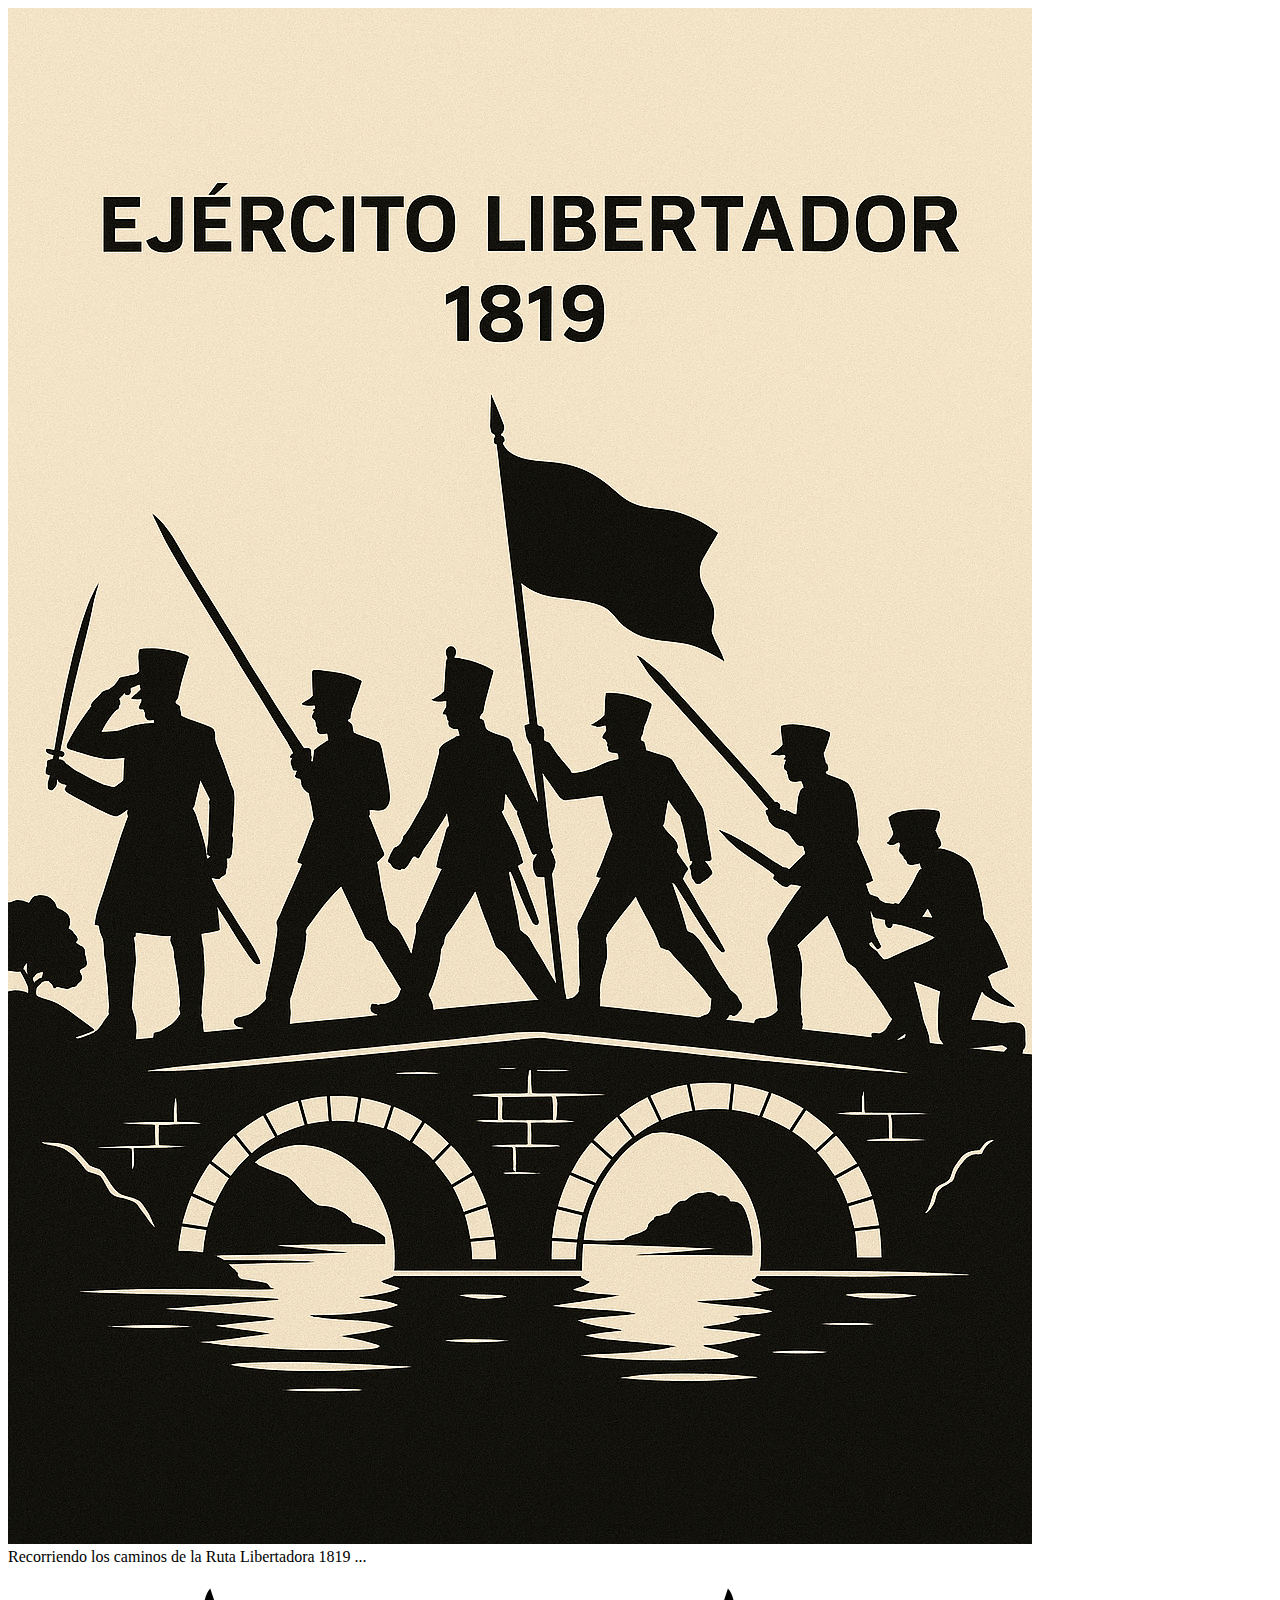
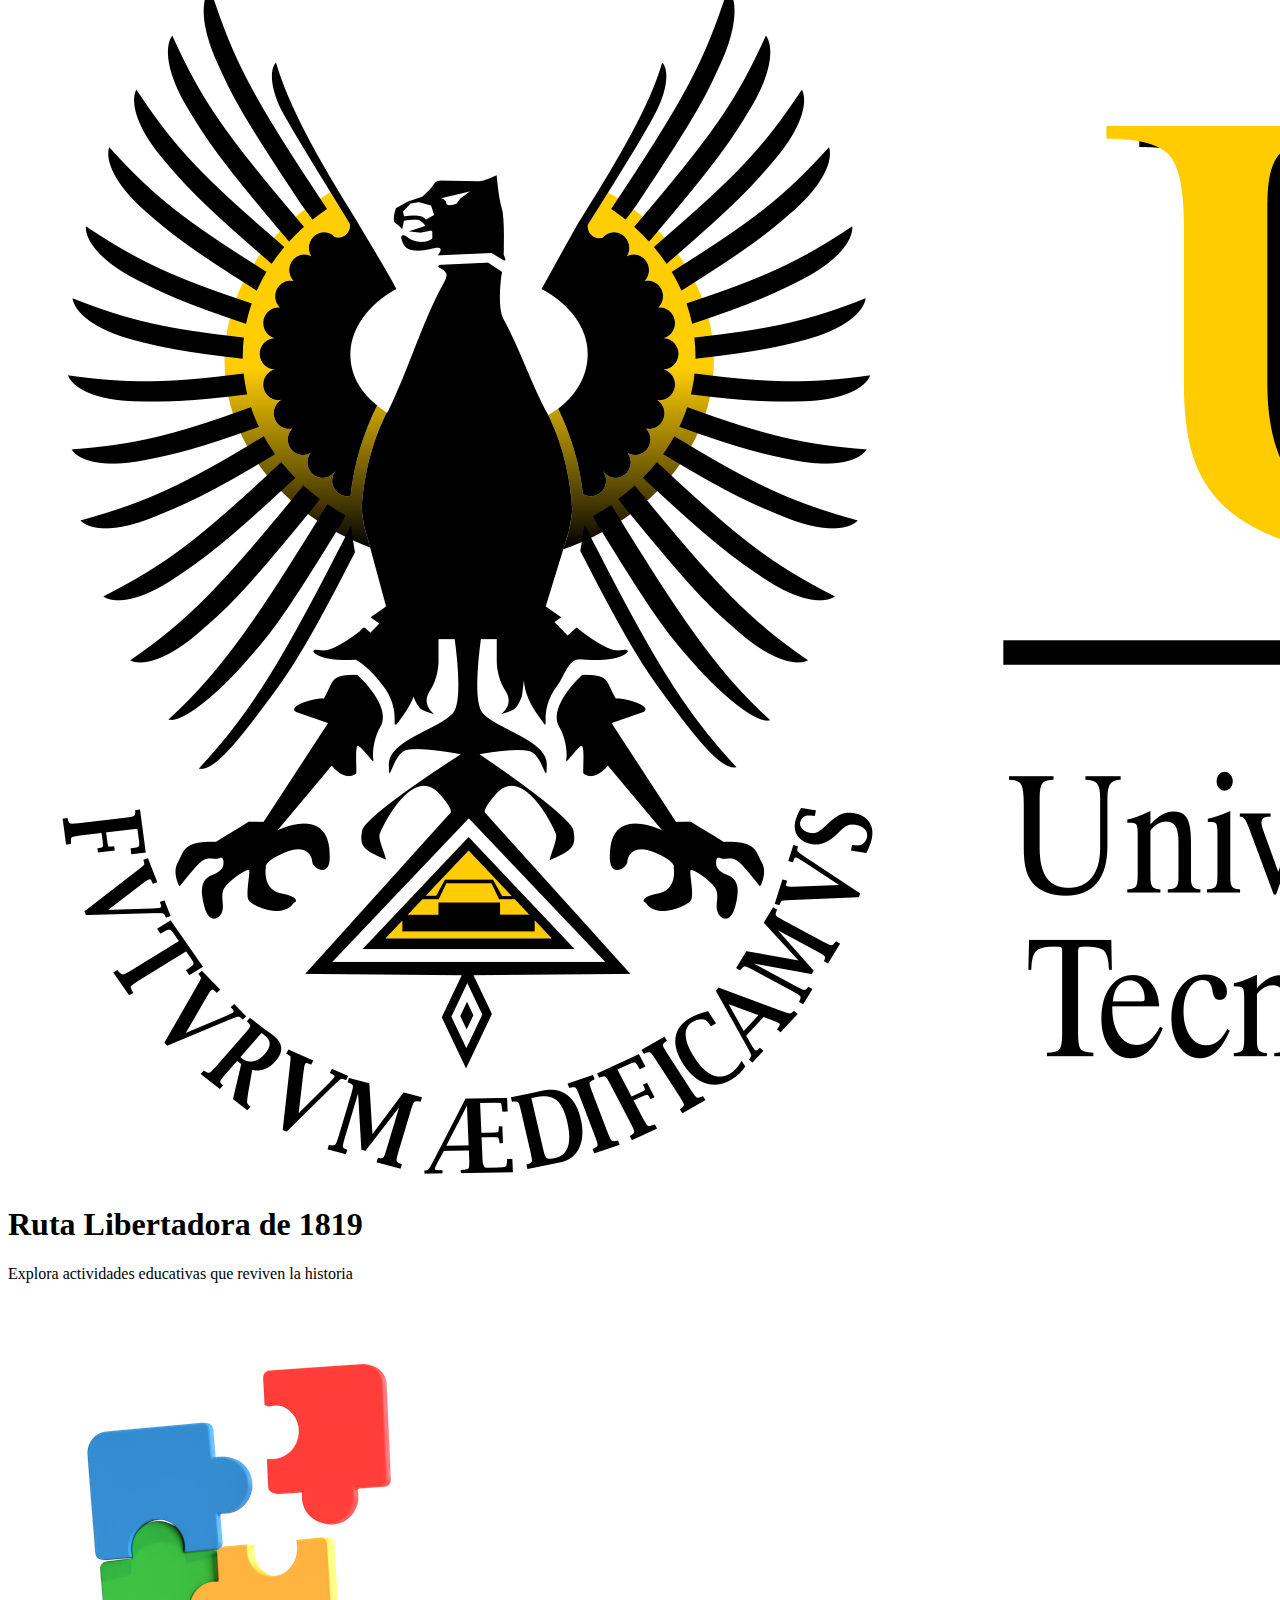
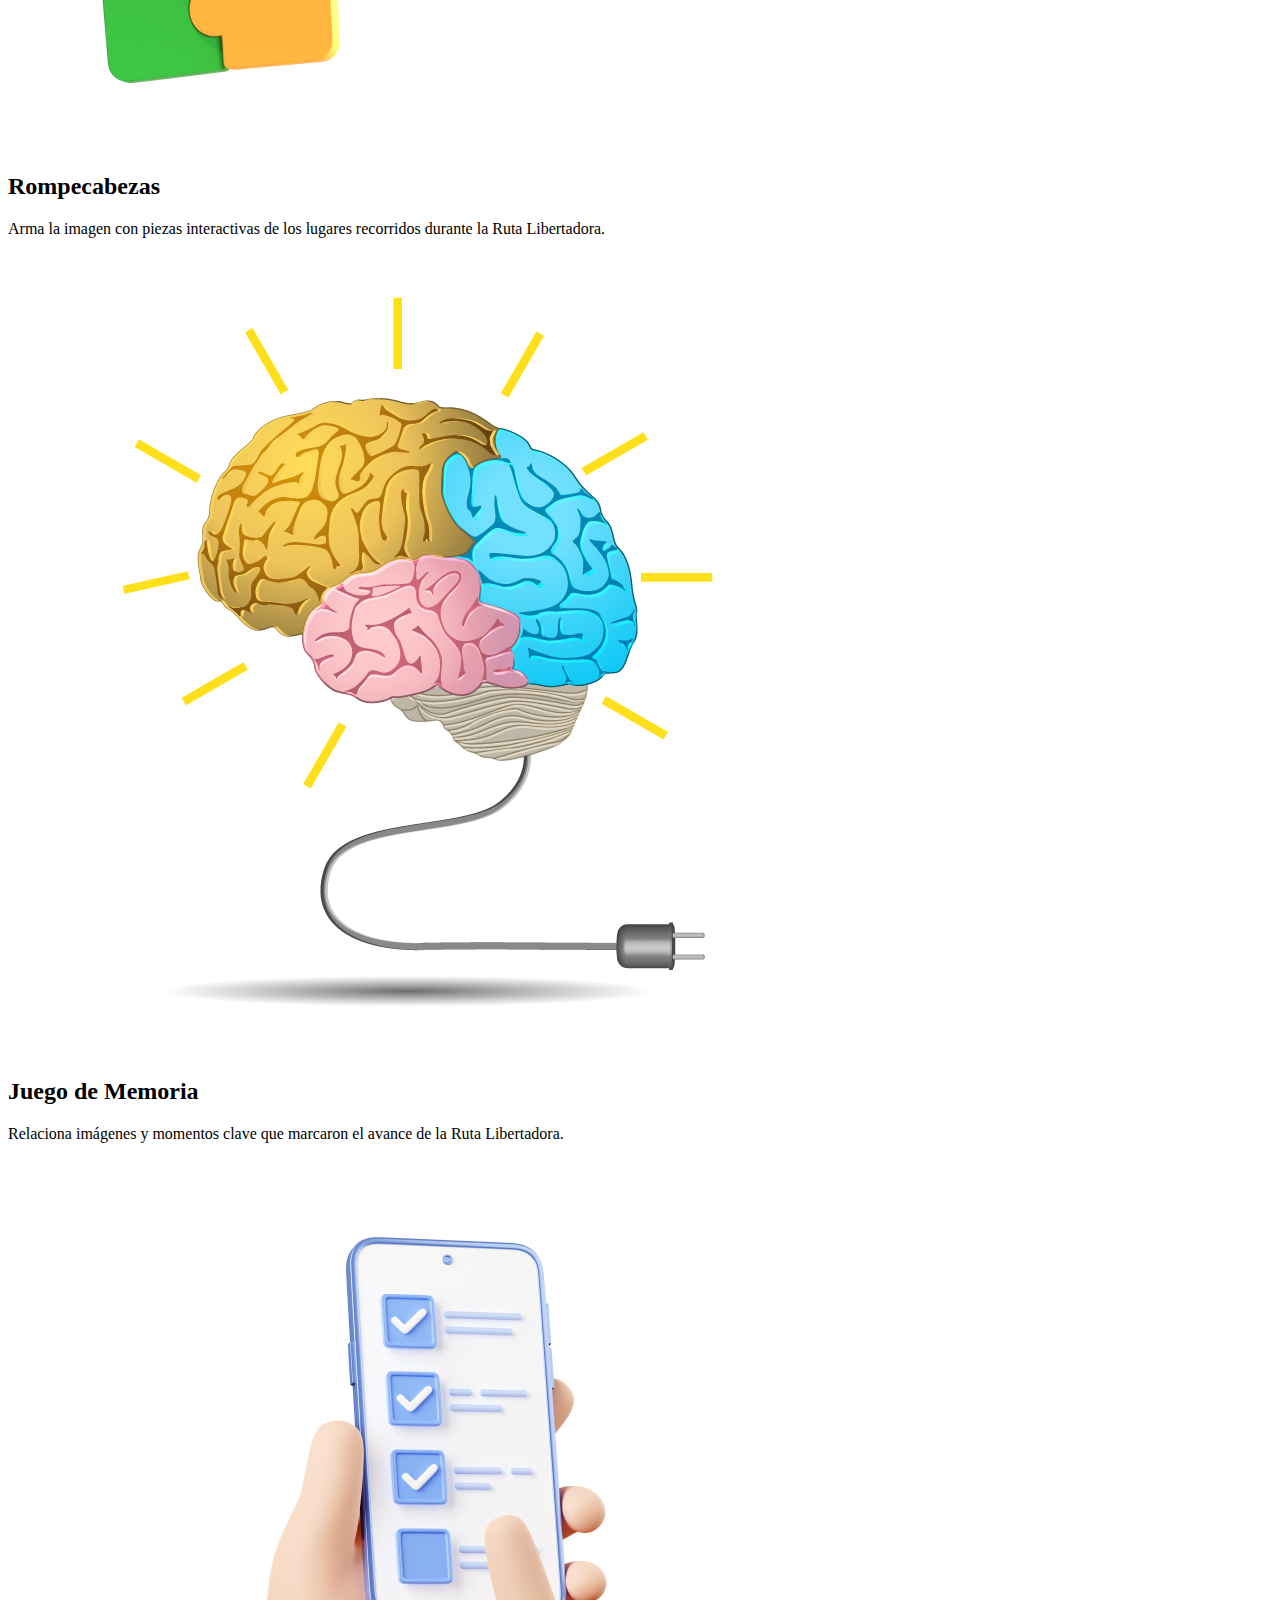
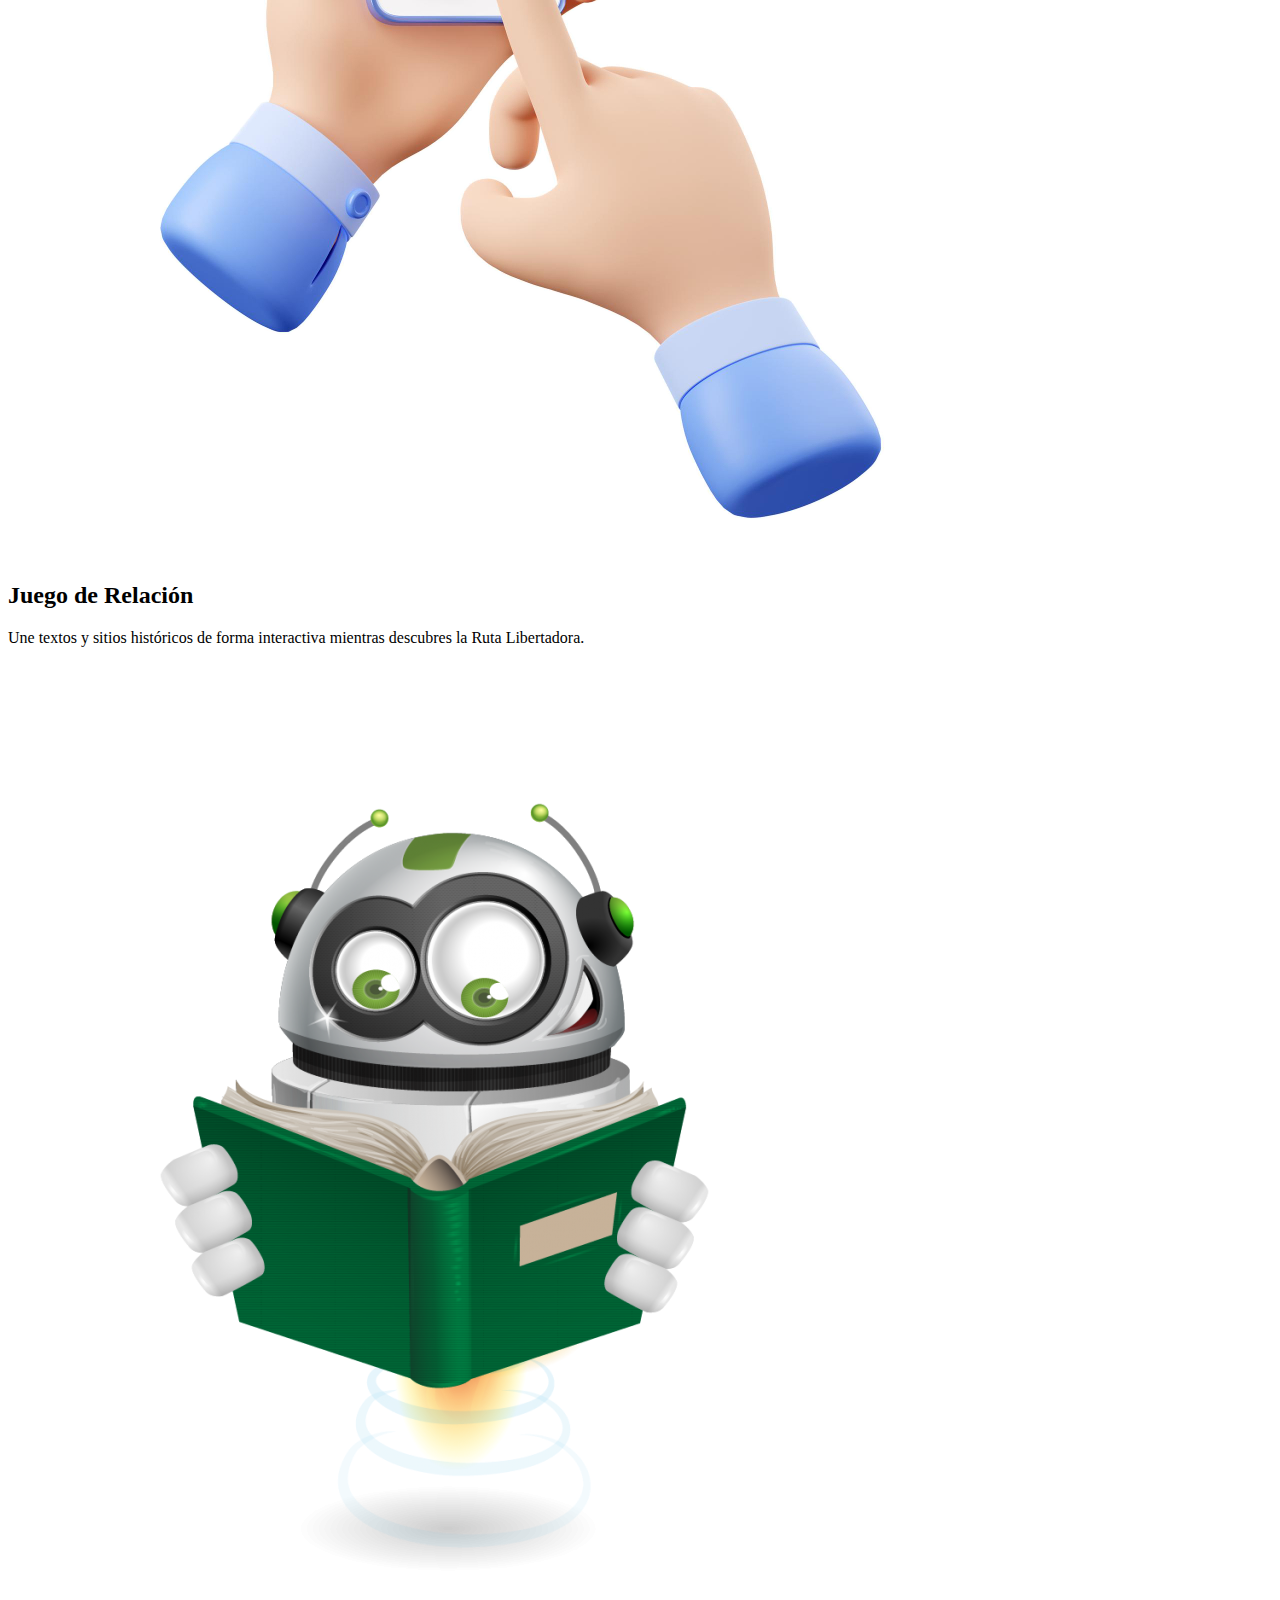
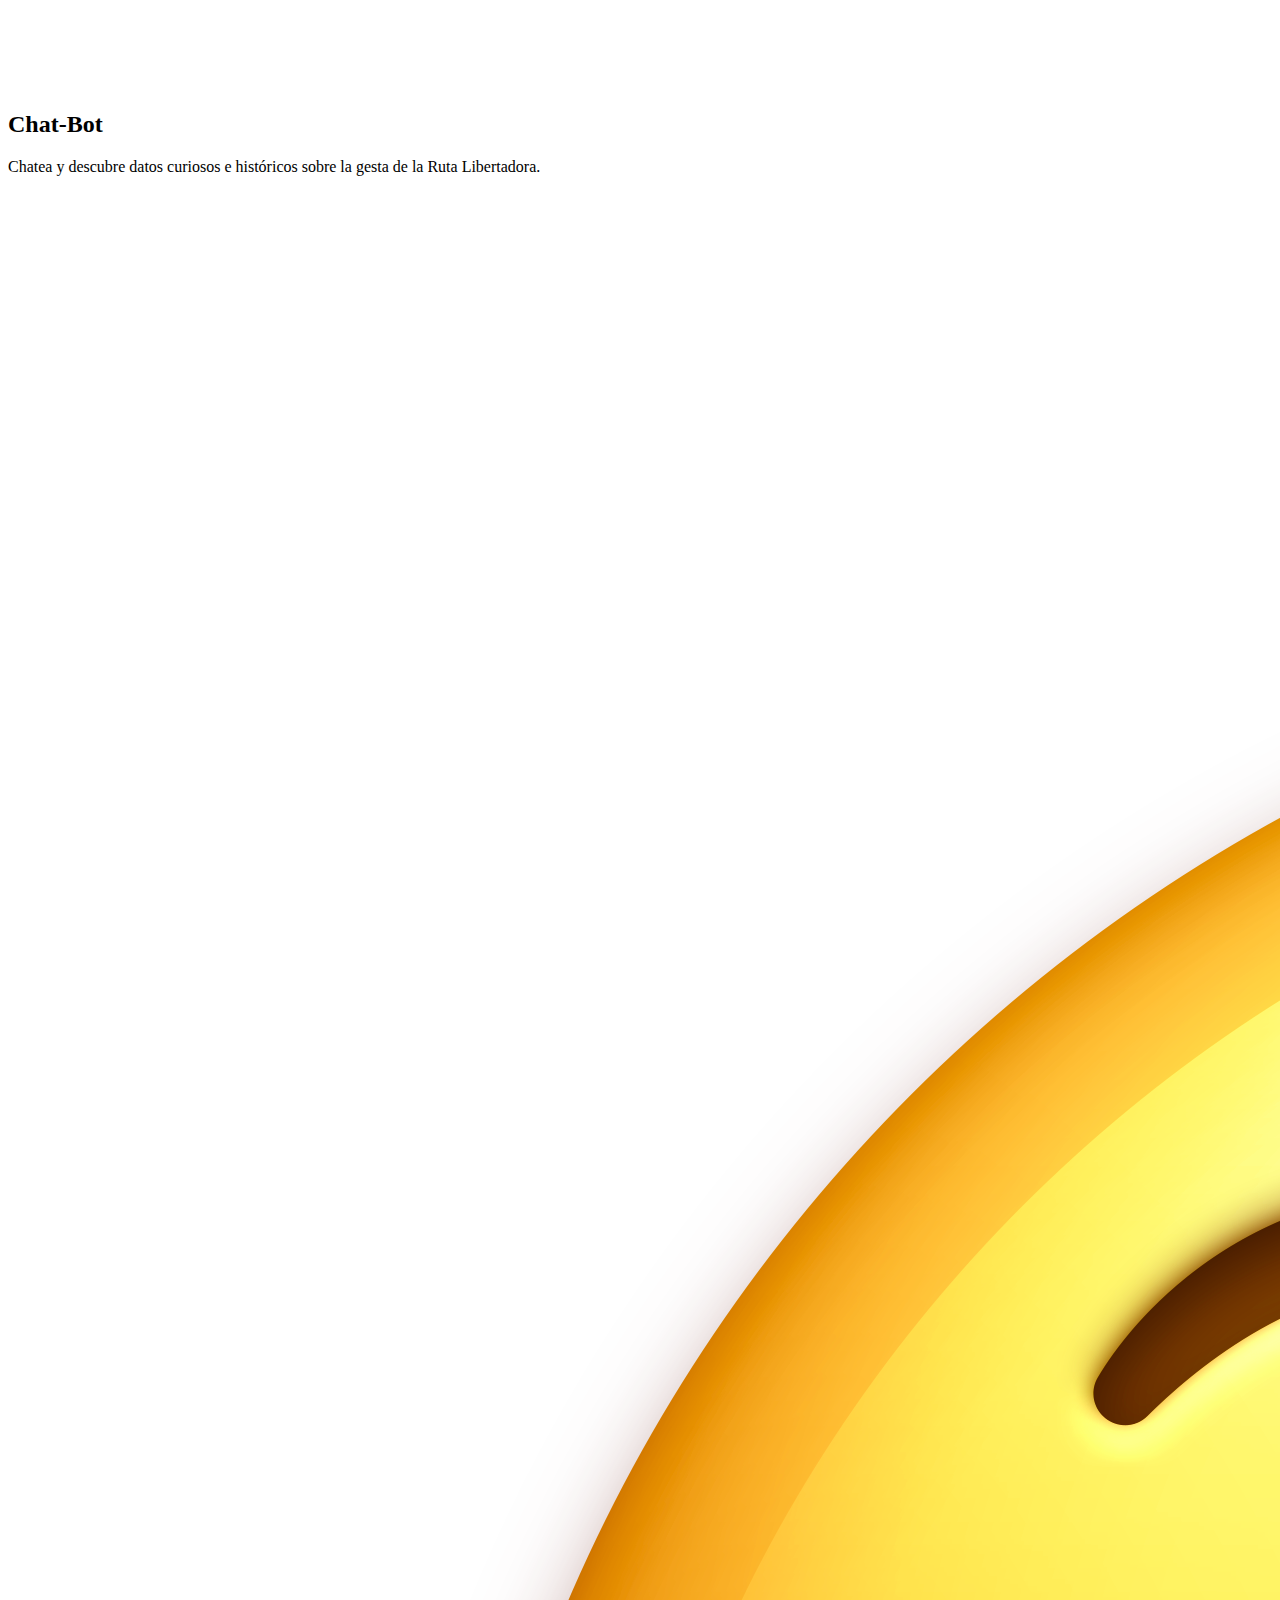
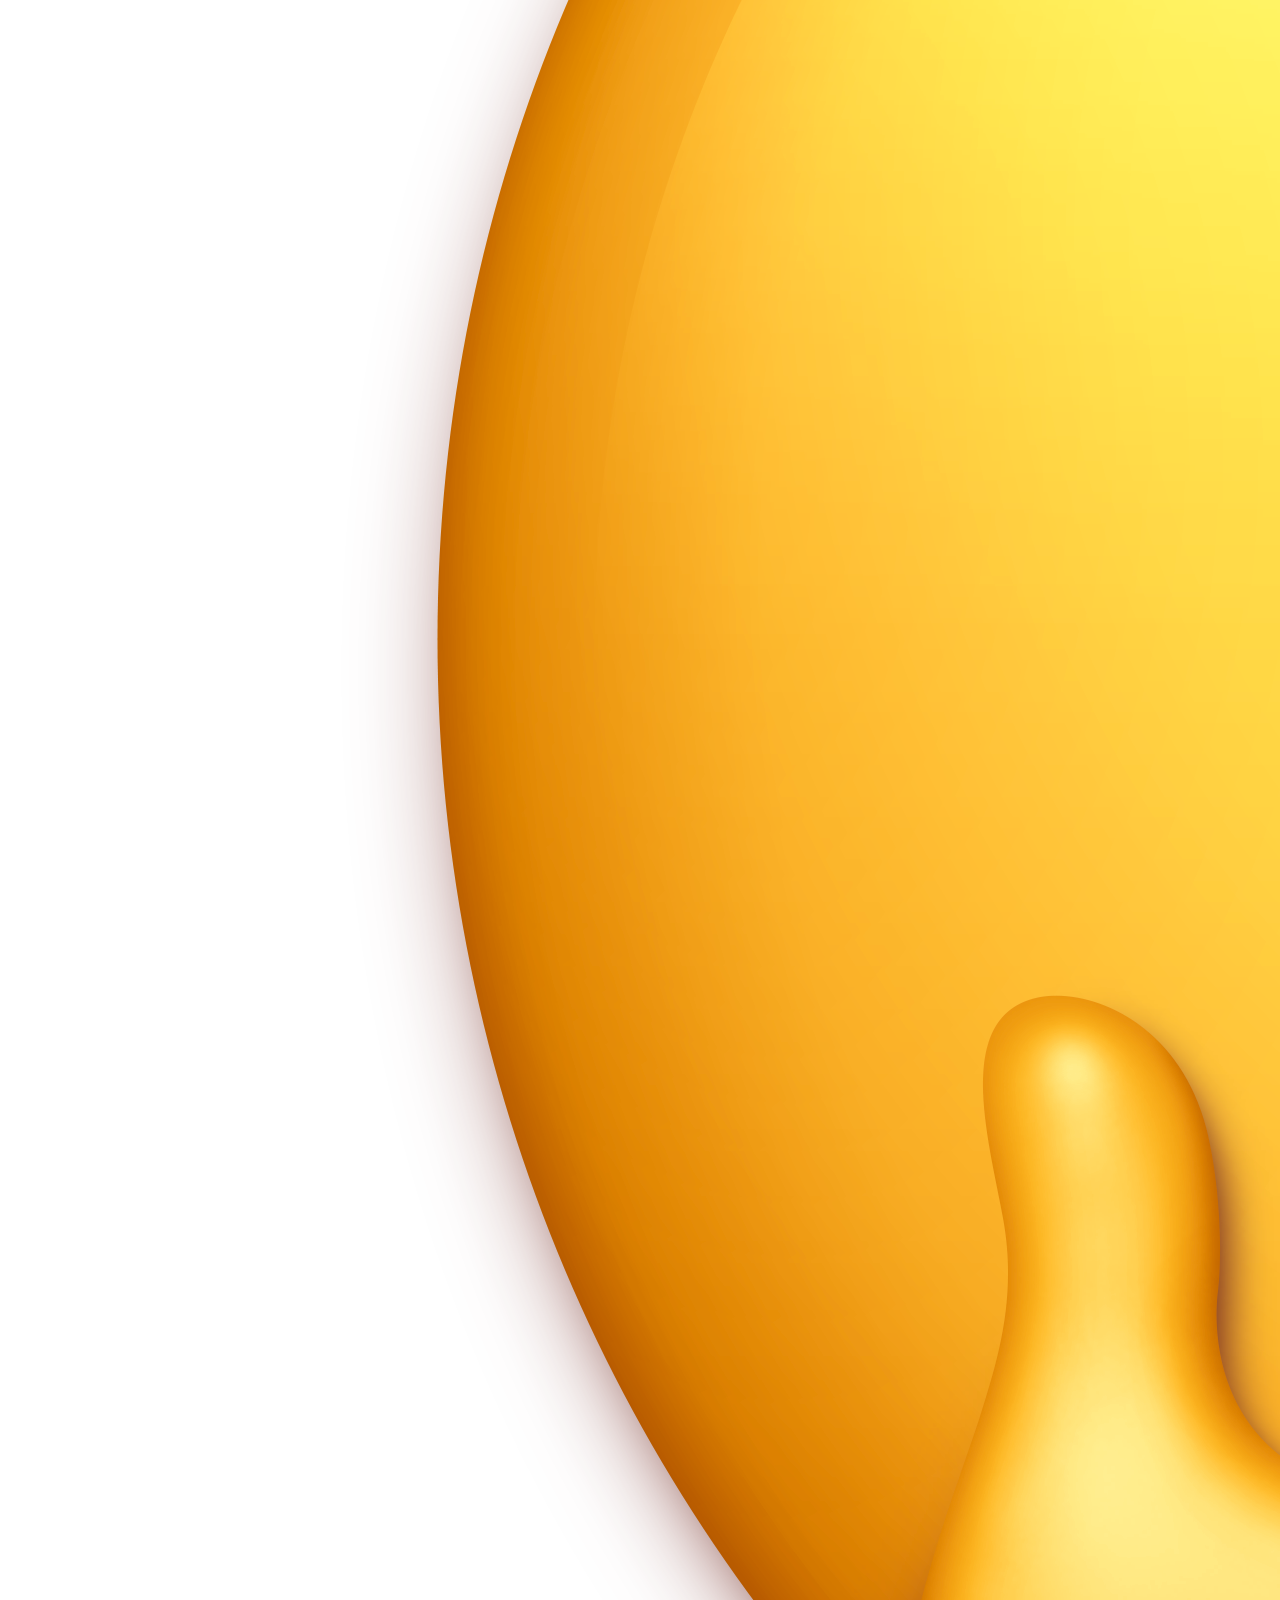
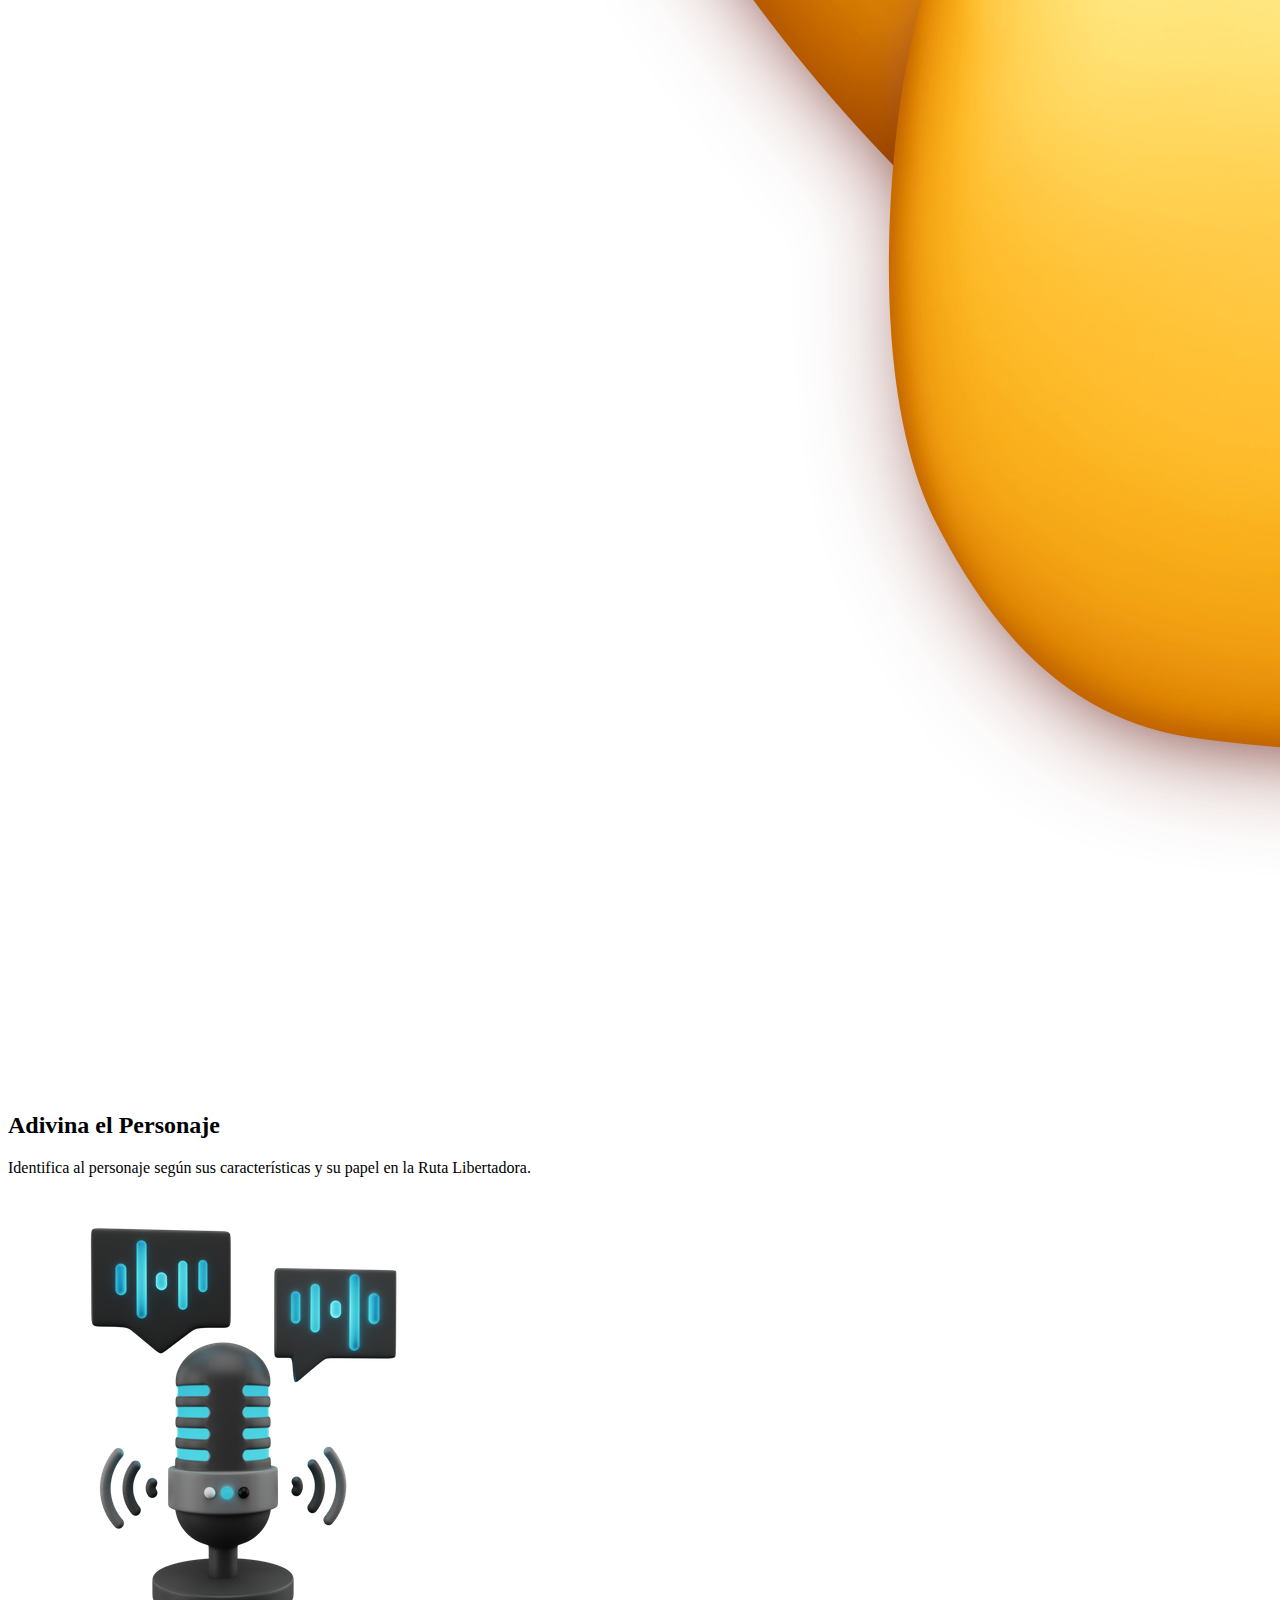
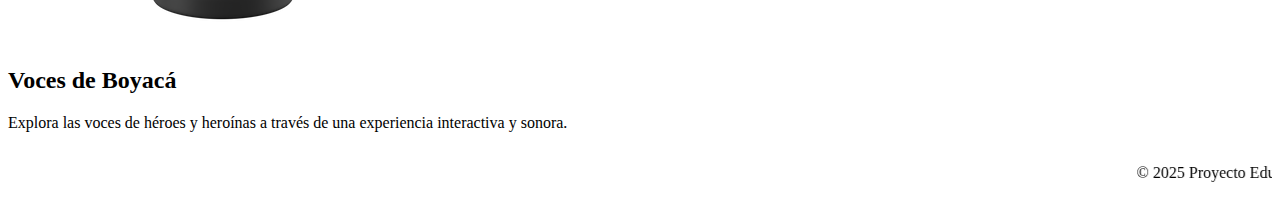
<file: index.html>
<!DOCTYPE html>
<html lang="es">

<head>
  <meta charset="UTF-8" />
  <meta name="viewport" content="width=device-width, initial-scale=1.0" />
  <title>Ruta Libertadora de Colombia - Actividades</title>
  <link rel="stylesheet" href="assets/Css/style.css" />
  <link rel="shortcut icon" href="assets/imgs/icon.png" type="image/x-icon">
</head>

<body>

  <div id="loader" class="loader-container">
    <div class="loader-content">
      <!-- SVG silueta histórica -->
      <div class="silhouette">

        <img src="assets/imgs/carga.png" alt="Silueta Ejército Libertador">
      </div>
      <div class="mensaje-loader">
        Recorriendo los caminos de la Ruta Libertadora 1819 ...<span class="dots"></span>
      </div>
    </div>
  </div>


  <header>
    <div class="header-glow"></div>
    <div class="header-content">
      <figure><img src="assets/imgs/Logo_de_la_UPTC.svg.png" alt="Logo" /></figure>
      <div class="textos-header">
        <h1>Ruta Libertadora de 1819</h1>
        <p>Explora actividades educativas que reviven la historia</p>
      </div>
    </div>
  </header>

  <!-- <marquee behavior="scroll" direction="right" scrollamount="40"> -->
  <main>

    <div class="card-container">
      <div class="card" onclick="irActividad('src/pages/Rompecabezas/rompecabezas.html')">
        <img src="assets/imgs/rompecabezas.png" alt="Rompecabezas">
        <div class="info">
          <h2>Rompecabezas</h2>
          <p>Arma la imagen con piezas interactivas de los lugares recorridos durante la Ruta Libertadora.</p>
        </div>
      </div>
      <div class="card" onclick="irActividad('src/pages/Memoria/memoria.html')">
        <img src="assets/imgs/memoria.png" alt="Juego de Memoria">
        <div class="info">
          <h2>Juego de Memoria</h2>
          <p>Relaciona imágenes y momentos clave que marcaron el avance de la Ruta Libertadora.</p>
        </div>
      </div>
      <div class="card" onclick="irActividad('src/pages/Relación/relacion.html')">
        <img src="assets/imgs/relacion.png" alt="Relación">
        <div class="info">
          <h2>Juego de Relación</h2>
          <p>Une textos y sitios históricos de forma interactiva mientras descubres la Ruta Libertadora.</p>
        </div>
      </div>
      <div class="card" onclick="irActividad('src/pages/Chat-Bot/chat-bot.html')">
        <img src="assets/imgs/chat-bot.png" alt="chat-bot">
        <div class="info">
          <h2>Chat-Bot</h2>
          <p>Chatea y descubre datos curiosos e históricos sobre la gesta de la Ruta Libertadora.</p>
        </div>
      </div>
      <div class="card" onclick="irActividad('src/pages/advina-personaje/adivina-personaje.html')">
        <img src="assets/imgs/adivina.png" alt="advina-personaje">
        <div class="info">
          <h2>Adivina el Personaje</h2>
          <p>Identifica al personaje según sus características y su papel en la Ruta Libertadora.</p>
        </div>
      </div>
      <div class="card" onclick="irActividad('src/pages/vocesBoyaca/voces_Boyaca.html')">
        <img src="assets/imgs/voces_boyaca.png" alt="Voces-Boyacá">
        <div class="info">
          <h2>Voces de Boyacá</h2>
          <p>Explora las voces de héroes y heroínas a través de una experiencia interactiva y sonora.
          </p>
        </div>
      </div>
    </div>
  </main>
  <!-- </marquee> -->


  <footer>
    <marquee behavior="scroll" direction="left" scrollamount="10">
      <p>© 2025 Proyecto Educativo - Ruta Libertadora de 1819</p>
    </marquee>
  </footer>
  <script>
    window.addEventListener("load", () => {
      setTimeout(() => {
        document.getElementById("loader").style.display = "none";
      }, 3500);
    });
  </script>

  <script src="assets/Js/main.js"></script>
</body>

</html>
</file>
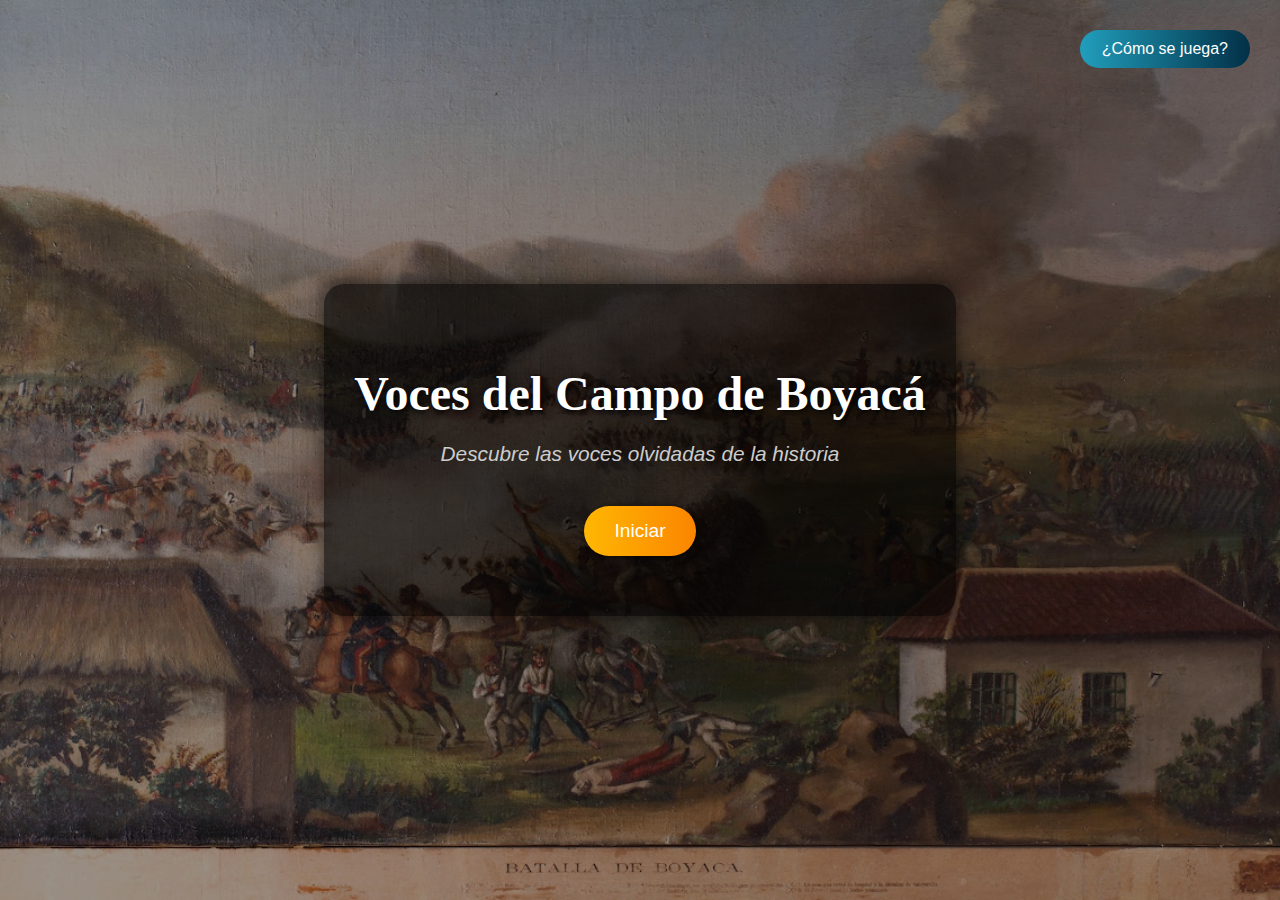
<file: src/pages/voces_Boyaca.html>
<!DOCTYPE html>
<html lang="es">

<head>
    <meta charset="UTF-8">
    <title>Voces del Campo de Boyacá</title>
    <link rel="stylesheet" href="css/style.css">
</head>

<body>
    <div id="pantalla-inicial">
        <div class="contenido-inicial">
            <h1>Voces del Campo de Boyacá</h1>
            <p class="subtitulo">Descubre las voces olvidadas de la historia</p>
            <button onclick="iniciar()" class="boton-inicio">Iniciar</button>
        </div>
        <button onclick="mostrarInstrucciones()" class="boton-instrucciones">¿Cómo se juega?</button>

        <div id="modal-instrucciones" class="modal-oscuro oculto">
            <div class="instrucciones-box">
                <h3>Instrucciones</h3>
                <p>Haz clic en un personaje para escuchar su historia y conocer su aporte a la libertad de Colombia.</p>
                <p>Luego, responde la pregunta que se te plantea.</p>
                <button onclick="cerrarInstrucciones()">Cerrar</button>
            </div>
        </div>


    </div>



    <div id="seleccion-personaje" class="oculto">
        <h2>Escoge un personaje</h2>
        <div class="pantalla-personajes">
            <div class="columna izquierda">
                <div class="personaje" data-index="0">
                    <img src="imgs/Juana_Circular.png" alt="Juana Velasco">
                </div>
                <div class="personaje" data-index="1">
                    <img src="imgs/Pedro_Circular.png" alt="Pedro Pascasio">
                </div>
                <div class="personaje" data-index="2">
                    <img src="imgs/Estefania-Circular.png" alt="Estefanía Parra">
                </div>
            </div>

            <div class="centro" id="centro"></div>

            <div class="columna derecha">
                <div class="personaje" data-index="3">
                    <img src="imgs/SimonBolivar_Circular.png" alt="Simón Bolívar">
                </div>
                <div class="personaje" data-index="4">
                    <img src="imgs/julian_Circular.png" alt="Julián Garzón">
                </div>
                <div class="personaje" data-index="5">
                    <img src="imgs/Soldado_circular.png" alt="Soldado Anónimo">
                </div>
            </div>
        </div>
    </div>

    <script src="js/main.js"></script>
</body>

</html>
</file>
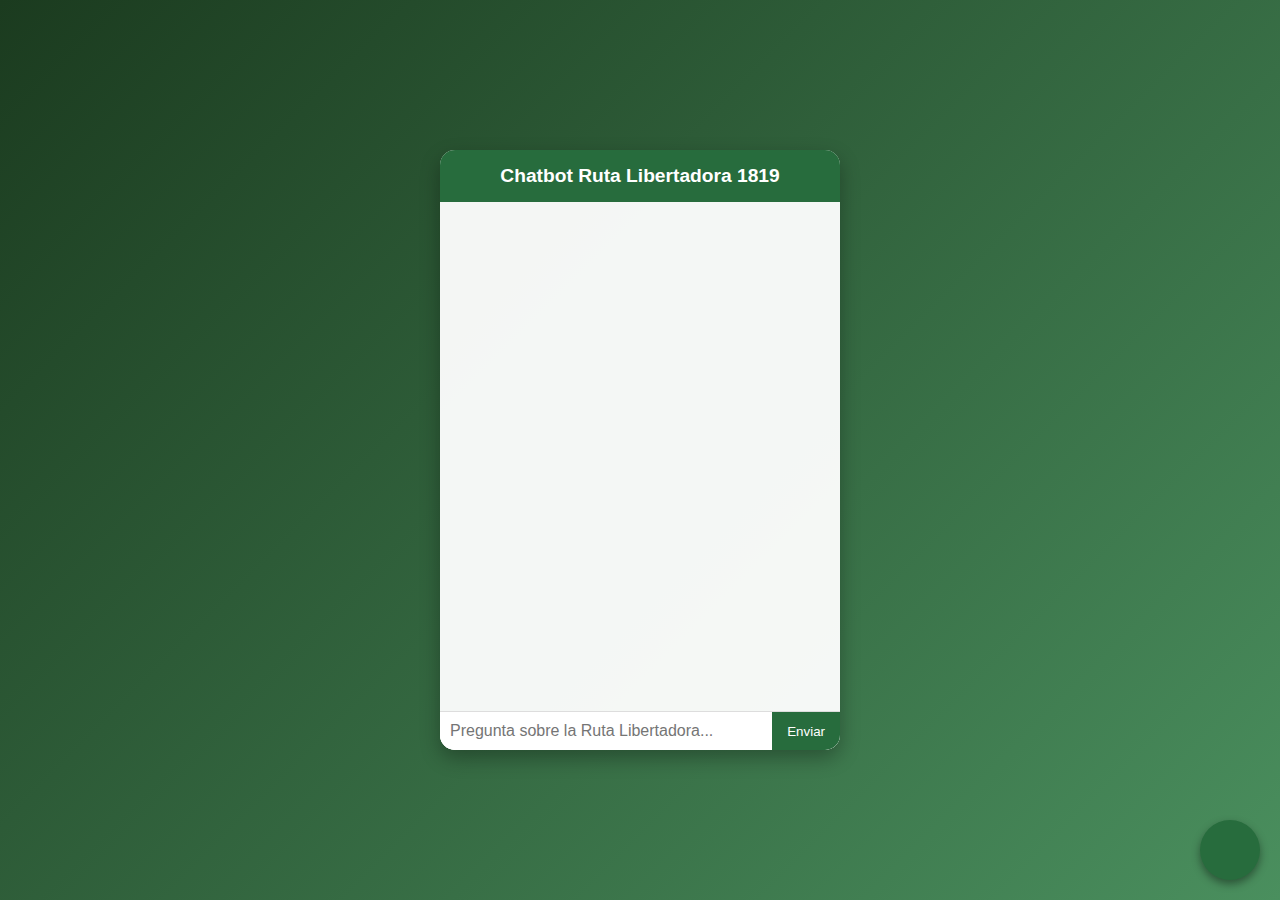
<file: src/pages/Chat-Bot/chat-bot.html>
<!DOCTYPE html>
<html lang="es">

<head>
    <meta charset="UTF-8">
    <title>Chatbot Simple</title>
    <link rel="shortcut icon" href="../../../assets/imgs/icon_bot.png" type="image/x-icon">
    <link rel="stylesheet" href="css/style.css">
</head>

<body>
    <div id="chat-container">
        <div id="chat-header">Chatbot Ruta Libertadora 1819</div>
        <div id="chat-box"></div>
        <div id="input-area">
            <input type="text" id="user-input" placeholder="Pregunta sobre la Ruta Libertadora...">
            <button id="send-btn">Enviar</button>
        </div>
    </div>
    <div id="bot-info-btn" onclick="mostrarTooltip()"></div>
    <div id="tooltip">🤔 Hola, soy tu asistente de la Ruta Libertadora. Pregunta sobre batallas, Bolívar o Boyacá para
        aprender más. ¡Estoy aquí para ayudarte!</div>



    <script src="js/main.js"></script>
</body>

</html>
</file>
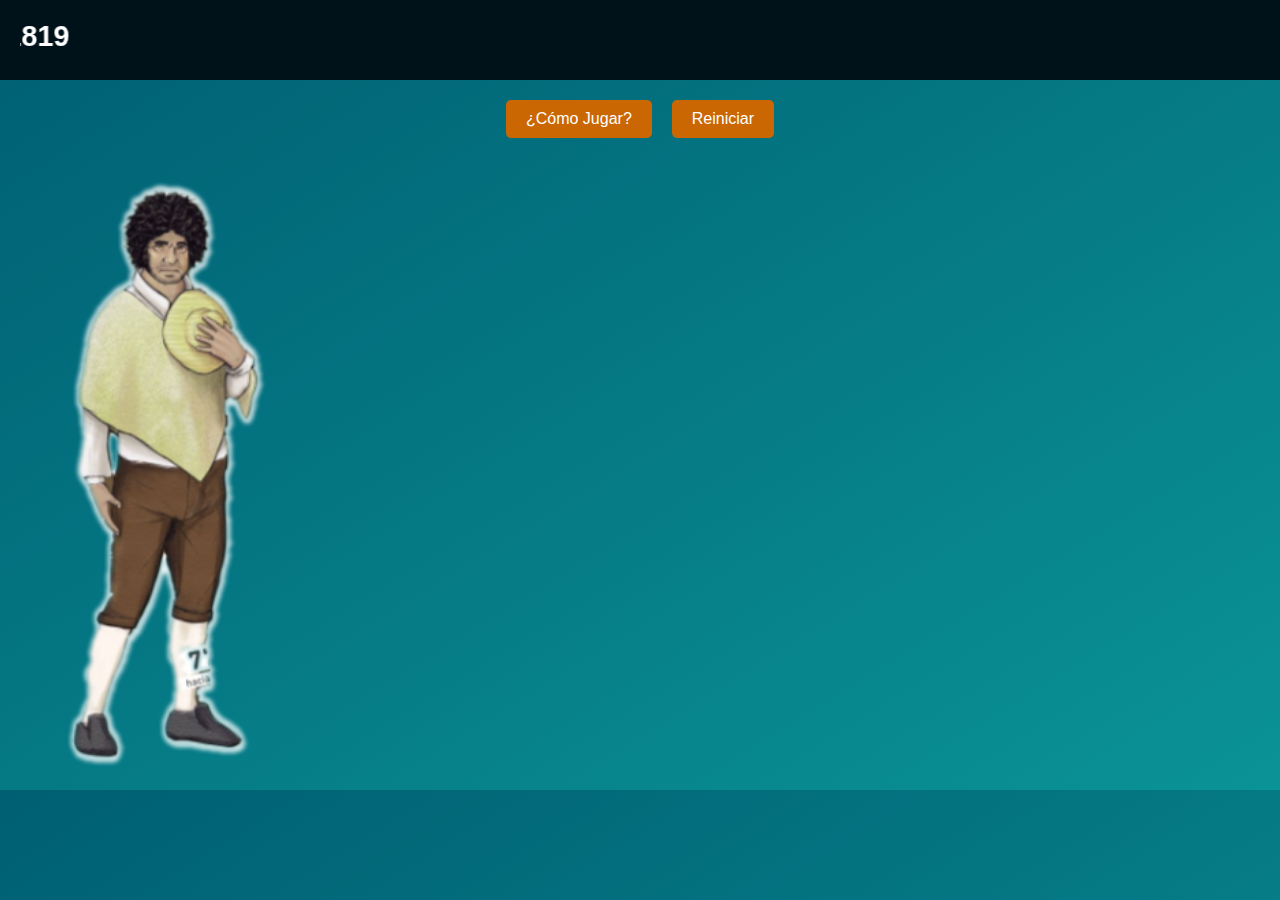
<file: src/pages/Memoria/memoria.html>
<!DOCTYPE html>
<html lang="es">

<head>
    <meta charset="UTF-8">
    <meta name="viewport" content="width=device-width, initial-scale=1.0">
    <title>Juego de Memoria - Ruta Libertadora</title>
    <link rel="shortcut icon" href="../../../assets/imgs/icon_memoria.png" type="image/x-icon">
    <link rel="stylesheet" href="css/style.css">
</head>

<body>
    <header>
        <marquee behavior="scroll" direction="right">
            Juego de Memoria: Ruta Libertadora de 1819
        </marquee>
    </header>
    <div class="botones">
        <button onclick="abrirModal()">¿Cómo Jugar?</button>
        <button onclick="reiniciarJuego()">Reiniciar</button>
    </div>

    <!-- Modal de Instrucciones -->
    <div id="modal" class="modal">
        <div class="modal-contenido">
            <span class="cerrar" onclick="cerrarModal()">&times;</span>
            <h3>Instrucciones del juego</h3>
            <ul style="list-style: none; padding: 0;">
                <li><span style="font-size: 1.5em; margin-right: 10px;">🃏</span>Haz clic en una carta para voltearla.
                </li>
                <li><span style="font-size: 1.5em; margin-right: 10px;">🔍</span>Luego, haz clic en otra carta para
                    intentar encontrar la pareja.</li>
                <li><span style="font-size: 1.5em; margin-right: 10px;">✅</span>Si ambas cartas tienen el mismo lugar
                    histórico, permanecerán descubiertas.</li>
                <li><span style="font-size: 1.5em; margin-right: 10px;">🔄</span>Si no coinciden, se voltearán
                    nuevamente.</li>
                <li><span style="font-size: 1.5em; margin-right: 10px;">🎯</span>El objetivo es emparejar todas las
                    cartas y completar la Ruta Libertadora.</li>
            </ul>
        </div>
    </div>

    <!-- Sonidos -->
    <audio id="sonido-acierto" src="audios/acierto.mp3" preload="auto"></audio>
    <audio id="sonido-error" src="audios/error.mp3" preload="auto"></audio>
    <audio id="sonido-victoria" src="audios/victoria.mp3" preload="auto"></audio>
    <main class="contenedor">
        <figure>
            <img src="imgs/personaje.png" width="250" alt="personaje">
        </figure>
        <div class="tablero" id="tablero"></div>
        <div class="ganaste" id="mensaje"></div>
    </main>


    <script src="js/main.js"></script>
</body>

</html>
</file>
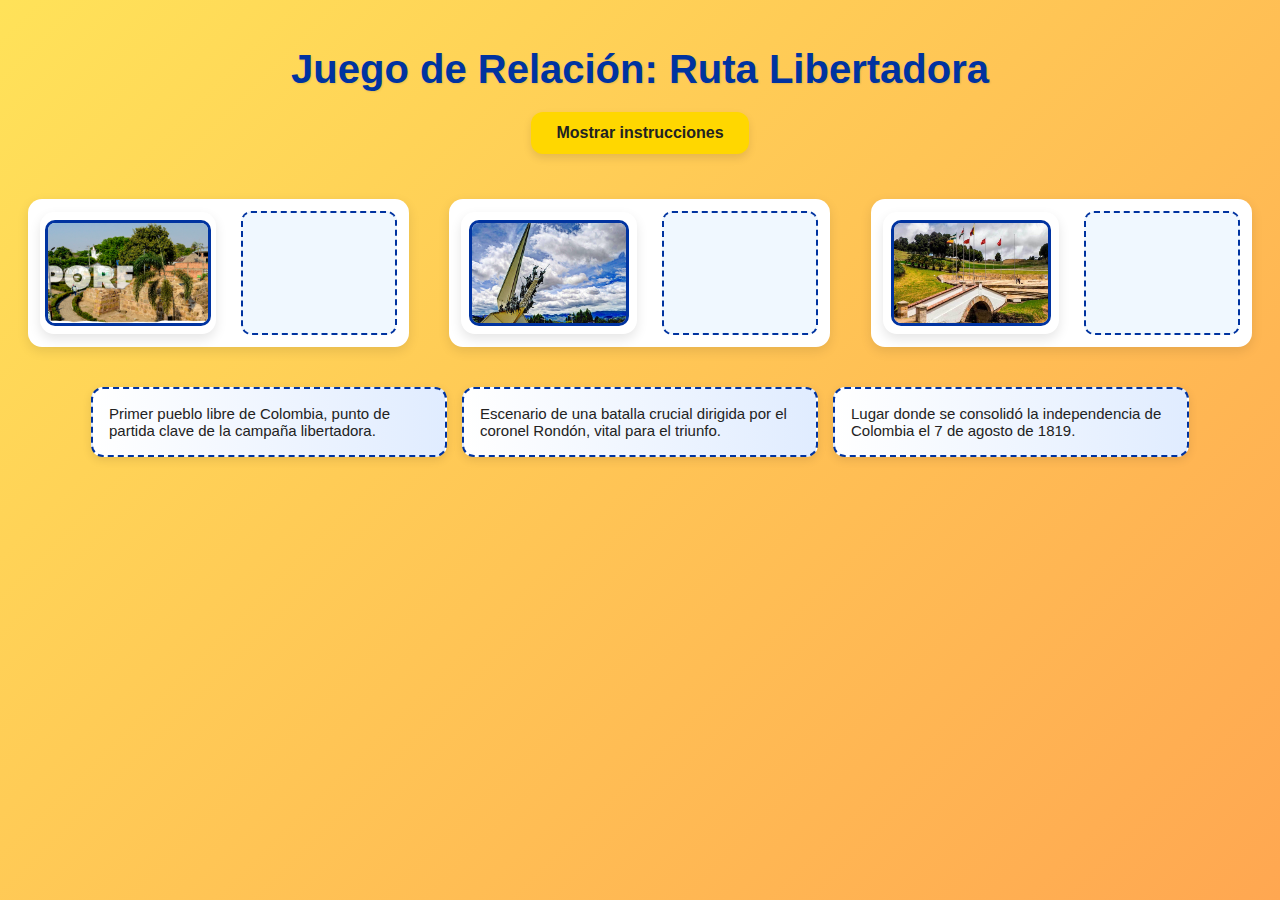
<file: src/pages/Relación/relacion.html>
<!DOCTYPE html>
<html lang="es">

<head>
    <meta charset="UTF-8" />
    <meta name="viewport" content="width=device-width, initial-scale=1.0" />
    <title>Juego Ruta Libertadora</title>
    <link rel="stylesheet" href="css/style.css" />
</head>

<body>
    <h1>Juego de Relación: Ruta Libertadora</h1>

    <button onclick="toggleInstrucciones()">Mostrar instrucciones</button>

    <div id="instrucciones" class="instrucciones oculto">
        Arrastra la descripción histórica hacia el recuadro que corresponde con la imagen de la Ruta Libertadora.
        ¡Haz coincidir todos correctamente para ganar!
    </div>


    <div class="contenedor-juego">
        <!-- Fila 1 -->
        <div class="fila">
            <div class="caja-imagen" data-respuesta="Pore">
                <img src="imgs/pore.png" alt="Pore">
            </div>
            <div class="zona-drop" data-imagen="Pore"></div>
        </div>

        <!-- Fila 2 -->
        <div class="fila">
            <div class="caja-imagen" data-respuesta="Pantano de Vargas">
                <img src="imgs/pantanodevargas.jpg" alt="Pantano de Vargas">
            </div>
            <div class="zona-drop" data-imagen="Pantano de Vargas"></div>
        </div>

        <!-- Fila 3 -->
        <div class="fila">
            <div class="caja-imagen" data-respuesta="Puente de Boyacá">
                <img src="imgs/puentedeboyacá.jpg" alt="Puente de Boyacá">
            </div>
            <div class="zona-drop" data-imagen="Puente de Boyacá"></div>
        </div>
    </div>

    <!-- Tarjetas de texto sueltas -->
    <div class="banco-textos">
        <div class="caja-texto" draggable="true" data-texto="Pore">
            Primer pueblo libre de Colombia, punto de partida clave de la campaña libertadora.
        </div>
        <div class="caja-texto" draggable="true" data-texto="Pantano de Vargas">
            Escenario de una batalla crucial dirigida por el coronel Rondón, vital para el triunfo.
        </div>
        <div class="caja-texto" draggable="true" data-texto="Puente de Boyacá">
            Lugar donde se consolidó la independencia de Colombia el 7 de agosto de 1819.
        </div>
    </div>


    <div class="resultado" id="resultado"></div>

    <script src="js/main.js"></script>
</body>

</html>
</file>
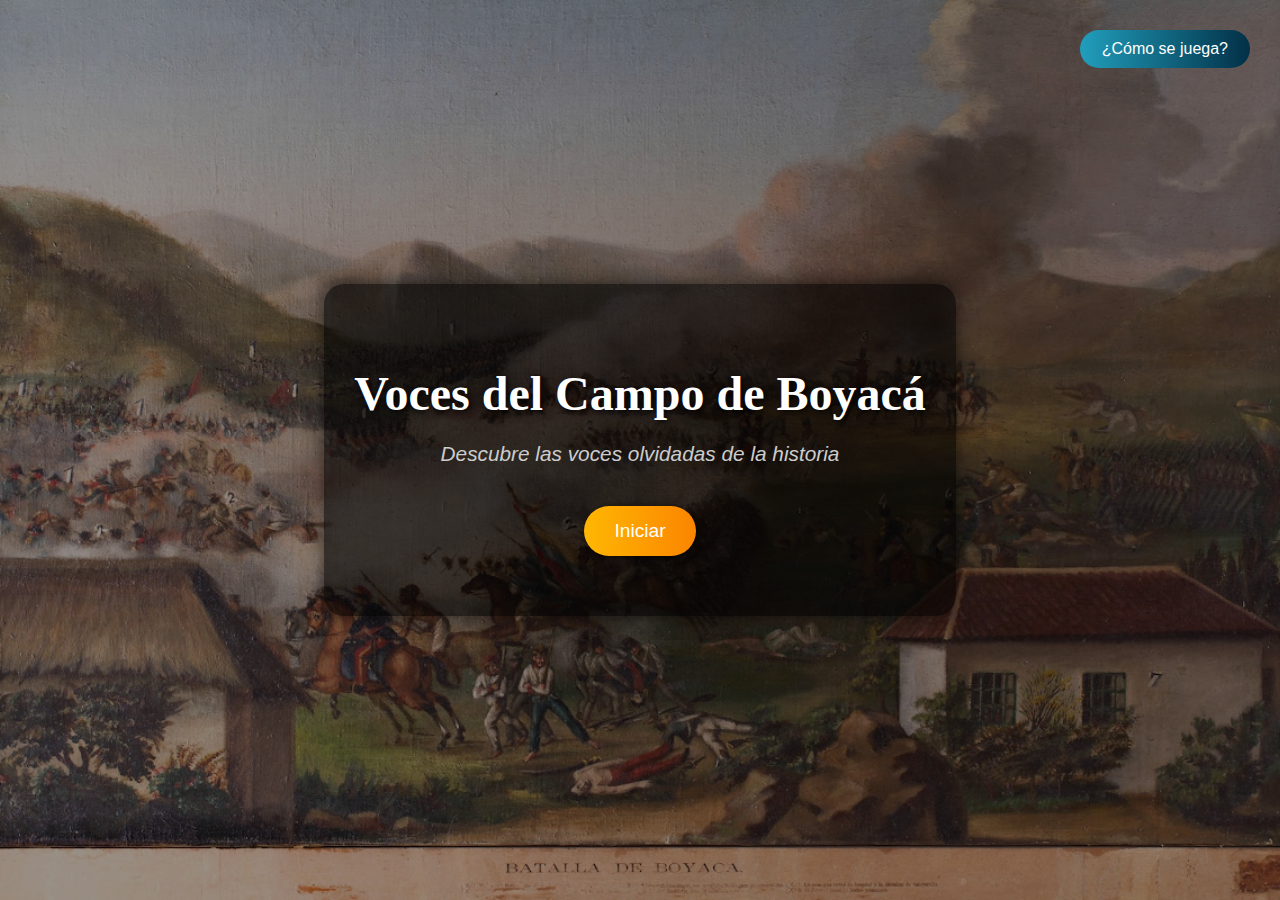
<file: src/pages/vocesBoyaca/voces_Boyaca.html>
<!DOCTYPE html>
<html lang="es">

<head>
    <meta charset="UTF-8">
    <title>Voces del Campo de Boyacá</title>
    <link rel="stylesheet" href="css/style.css">
    <link rel="shortcut icon" href="../../../assets/imgs/icon_voces.png" type="image/x-icon">
</head>

<body>
    <div id="pantalla-inicial">
        <div class="contenido-inicial">
            <h1>Voces del Campo de Boyacá</h1>
            <p class="subtitulo">Descubre las voces olvidadas de la historia</p>
            <button onclick="iniciar()" class="boton-inicio">Iniciar</button>
        </div>
        <button onclick="mostrarInstrucciones()" class="boton-instrucciones">¿Cómo se juega?</button>

        <div id="modal-instrucciones" class="modal-oscuro oculto">
            <div class="instrucciones-box">
                <h3>Instrucciones</h3>
                <p>Haz clic en un personaje para escuchar su historia y conocer su aporte a la libertad de Colombia.</p>
                <p>Luego, responde la pregunta que se te plantea.</p>
                <button onclick="cerrarInstrucciones()">Cerrar</button>
            </div>
        </div>


    </div>



    <div id="seleccion-personaje" class="oculto">
        <h2>Escoge un personaje</h2>
        <div class="pantalla-personajes">
            <div class="columna izquierda">
                <div class="personaje" data-index="0">
                    <img src="imgs/Juana_Circular.png" alt="Juana Velasco">
                </div>
                <div class="personaje" data-index="1">
                    <img src="imgs/Pedro_Circular.png" alt="Pedro Pascasio">
                </div>
                <div class="personaje" data-index="2">
                    <img src="imgs/Estefania-Circular.png" alt="Estefanía Parra">
                </div>
            </div>

            <div class="centro" id="centro"></div>

            <div class="columna derecha">
                <div class="personaje" data-index="3">
                    <img src="imgs/SimonBolivar_Circular.png" alt="Simón Bolívar">
                </div>
                <div class="personaje" data-index="4">
                    <img src="imgs/julian_Circular.png" alt="Julián Garzón">
                </div>
                <div class="personaje" data-index="5">
                    <img src="imgs/Soldado_circular.png" alt="Soldado Anónimo">
                </div>
            </div>
        </div>
    </div>

    <script src="js/main.js"></script>
</body>

</html>
</file>
<file: assets/Css/style.css>

</file>
<file: src/pages/css/style.css>
body {
    margin: 0;
    padding: 0;
    font-family: 'Segoe UI', sans-serif;
    color: #fff;
    text-align: center;
    min-height: 100vh;
}

h1,
h2 {
    font-family: 'Georgia', serif;
    text-shadow: 2px 2px 4px #000;
}

button {
    padding: 12px 24px;
    margin: 10px;
    background: linear-gradient(to right, #005f73, #0a9396);
    color: white;
    border: none;
    border-radius: 30px;
    font-size: 1rem;
    cursor: pointer;
    transition: transform 0.2s, background 0.3s;
}

button:hover {
    background: linear-gradient(to right, #0a9396, #94d2bd);
    transform: scale(1.05);
}

audio {
    margin-top: 15px;
    width: 90%;
    max-width: 400px;
}

#pantalla-inicial {
    position: relative;
    height: 100vh;
    width: 100%;
    background-image: url('../imgs/fondo-boyaca-oscuro.jpg');
    /* Usa una imagen oscura o con filtro */
    background-size: cover;
    background-position: center;
    display: flex;
    align-items: center;
    justify-content: center;
    text-align: center;
    color: white;
    overflow: hidden;
}

#pantalla-inicial::before {
    content: "";
    position: absolute;
    inset: 0;
    background-color: rgba(0, 0, 0, 0.4);
    z-index: 0;
}

#pantalla-inicial .contenido-inicial {
    z-index: 1;
    position: relative;
}

#seleccion-personaje {
    position: relative;
    height: 100vh;
    width: 100%;
    background-image: url('../imgs/fondo-boyaca-oscuro.jpg');
    background-size: cover;
    background-position: center;
    overflow: hidden;
}

#seleccion-personaje::before {
    content: "";
    position: absolute;
    inset: 0;
    background-color: rgba(0, 0, 0, 0.5);
    /* más oscuro que la inicial */
    z-index: 0;
}

.pantalla-personajes,
#seleccion-personaje h2 {
    position: relative;
    z-index: 1;
}

.contenido-inicial {
    background-color: rgba(0, 0, 0, 0.6);
    padding: 50px 30px;
    border-radius: 20px;
    box-shadow: 0 0 20px rgba(0, 0, 0, 0.6);
    max-width: 700px;
    animation: fadeInUp 1.2s ease-out;
}

#pantalla-inicial h1 {
    font-size: 3em;
    margin-bottom: 20px;
    font-family: 'Georgia', serif;
    text-shadow: 2px 2px 6px #000;
}

.subtitulo {
    font-size: 1.3em;
    font-style: italic;
    margin-bottom: 30px;
    color: #ccc;
}

.boton-inicio {
    padding: 14px 30px;
    font-size: 1.2em;
    background: linear-gradient(to right, #ffb703, #fb8500);
    color: white;
    border: none;
    border-radius: 40px;
    cursor: pointer;
    transition: transform 0.3s, box-shadow 0.3s;
    box-shadow: 0 0 10px rgba(0, 0, 0, 0.5);
}

.boton-inicio:hover {
    transform: scale(1.05);
    box-shadow: 0 0 20px rgba(255, 183, 3, 0.6);
}

.boton-instrucciones {
    position: absolute;
    top: 20px;
    right: 20px;
    padding: 10px 22px;
    font-size: 1rem;
    background: linear-gradient(to right, #219ebc, #023047);
    color: white;
    border: none;
    border-radius: 30px;
    cursor: pointer;
    margin-top: 10px;
    transition: transform 0.3s;
}

.boton-instrucciones:hover {
    transform: scale(1.05);
    background: linear-gradient(to right, #023047, #219ebc);
}

.instrucciones-box {
    background-color: rgba(0, 0, 0, 0.75);
    color: white;
    padding: 20px;
    border-radius: 15px;
    margin-top: 20px;
    max-width: 500px;
    margin-left: auto;
    margin-right: auto;
    box-shadow: 0 0 15px rgba(0, 0, 0, 0.6);
    animation: fadeInUp 0.5s ease;
}

.instrucciones-box h3 {
    margin-top: 0;
    font-size: 1.5em;
}

.instrucciones-box button {
    background: #fb8500;
    margin-top: 15px;
}

/* Animación de entrada */
@keyframes fadeInUp {
    from {
        opacity: 0;
        transform: translateY(40px);
    }

    to {
        opacity: 1;
        transform: translateY(0);
    }
}


.oculto {
    display: none !important;
}

.pantalla-personajes {
    display: flex;
    justify-content: space-between;
    align-items: flex-start;
    gap: 20px;
    max-width: 1200px;
    margin: 40px auto;
    padding: 10px;
}

.columna {
    display: flex;
    flex-direction: column;
    gap: 30px;
    width: 150px;
}

.personaje {
    width: 130px;
    height: 130px;
    border-radius: 50%;
    overflow: hidden;
    cursor: pointer;
    border: 3px solid white;
    box-shadow: 0 0 10px rgba(0, 0, 0, 0.5);
    transition: transform 0.3s;
}

.personaje img {
    width: 100%;
    height: 100%;
    object-fit: cover;
    border-radius: 50%;
}

.personaje:hover {
    transform: scale(1.1);
}

.centro {
    display: flex;
    flex-direction: row;
    align-items: flex-start;
    justify-content: center;
    gap: 30px;
    padding: 20px;
    background-color: rgba(0, 0, 0, 0.5);
    border-radius: 20px;
    flex-wrap: wrap;
    width: 100%;
    min-height: 350px;
}

.imagen-personaje {
    flex: 0 0 280px;
    max-width: 100%;
    border-radius: 12px;
    overflow: hidden;
    box-shadow: 0 0 15px rgba(0, 0, 0, 0.5);
}

.imagen-personaje img {
    width: 100%;
    height: auto;
    display: block;
}

.contenido-personaje {
    flex: 1;
    max-width: 500px;
    text-align: left;
}

.contenido-personaje h3 {
    font-size: 1.6em;
}

.contenido-personaje p {
    font-size: 1.1em;
    line-height: 1.6;
}

.contenido-personaje audio {
    width: 100%;
    margin-top: 10px;
}

.animacion-img {
    border-radius: 50%;
    transition: all 0.7s ease-in-out;
    object-fit: cover;
    box-shadow: 0 0 15px rgba(0, 0, 0, 0.7);
}

.modal-oscuro {
    position: fixed;
    top: 0;
    left: 0;
    width: 100%;
    height: 100%;
    background-color: rgba(0, 0, 0, 0.7);
    backdrop-filter: blur(4px);
    display: flex;
    align-items: center;
    justify-content: center;
    z-index: 1000;
}

.instrucciones-box {
    background-color: #1c1c1c;
    color: white;
    padding: 30px;
    border-radius: 15px;
    max-width: 500px;
    width: 90%;
    box-shadow: 0 0 20px rgba(0, 0, 0, 0.8);
    animation: fadeInUp 0.5s ease;
    text-align: center;
}

.instrucciones-box h3 {
    font-size: 1.5em;
    margin-top: 0;
}

.instrucciones-box p {
    font-size: 1.1em;
    line-height: 1.5;
}

.instrucciones-box button {
    background: linear-gradient(to right, #ffb703, #fb8500);
    color: white;
    border: none;
    padding: 10px 25px;
    border-radius: 30px;
    font-size: 1rem;
    margin-top: 20px;
    cursor: pointer;
    transition: transform 0.3s;
}

.instrucciones-box button:hover {
    transform: scale(1.05);
}

/* RESPONSIVE PARA TABLETS Y CELULARES */
@media screen and (max-width: 1000px) {
    .pantalla-personajes {
        flex-direction: column;
        align-items: center;
        padding: 20px;
    }

    .columna {
        flex-direction: row;
        justify-content: center;
        flex-wrap: wrap;
        width: 100%;
    }

    .personaje {
        width: 100px;
        height: 100px;
        margin: 10px;
    }

    .centro {
        flex-direction: column;
        align-items: center;
        text-align: center;
        padding: 20px;
        margin-top: 20px;
    }

    .contenido-personaje {
        max-width: 90%;
        text-align: center;
    }

    .contenido-personaje h3 {
        font-size: 1.3em;
    }

    .contenido-personaje p {
        font-size: 1em;
    }

    .imagen-personaje {
        width: 80%;
        max-width: 300px;
        margin-bottom: 20px;
    }

    .imagen-personaje img {
        width: 100%;
        height: auto;
    }

    .contenido-inicial {
        padding: 30px 20px;
        max-width: 90%;
    }

    #pantalla-inicial h1 {
        font-size: 2.2em;
    }

    .subtitulo {
        font-size: 1.1em;
    }

    .boton-inicio {
        font-size: 1em;
        padding: 12px 25px;
    }
}

@media screen and (max-width: 600px) {
    .contenido-inicial {
        padding: 20px 15px;
    }

    #pantalla-inicial h1 {
        font-size: 1.8em;
    }

    .subtitulo {
        font-size: 1em;
    }

    .boton-inicio {
        font-size: 0.95em;
        padding: 10px 20px;
    }

    .personaje {
        width: 90px;
        height: 90px;
    }

    .contenido-personaje p {
        font-size: 0.95em;
    }
}
</file>
<file: src/pages/Chat-Bot/css/style.css>
body {
     font-family: 'Roboto', sans-serif;
     background: linear-gradient(135deg, #1b3b1f, #4a8f5e);
     height: 100vh;
     margin: 0;
     display: flex;
     justify-content: center;
     align-items: center;
 }

 #chat-container {
     background: rgba(255, 255, 255, 0.95);
     border-radius: 15px;
     box-shadow: 0 8px 20px rgba(0, 0, 0, 0.3);
     width: 400px;
     height: 600px;
     display: flex;
     flex-direction: column;
     overflow: hidden;
     position: relative;
     transition: transform 0.5s ease;
 }

 #chat-container:hover {
     transform: translateY(-5px);
 }

 #chat-header {
     background: #276c3d;
     color: white;
     padding: 15px;
     text-align: center;
     font-size: 1.2em;
     font-weight: bold;
 }

 #chat-box {
     flex: 1;
     padding: 10px;
     overflow-y: auto;
     background: url('https://upload.wikimedia.org/wikipedia/commons/3/3d/Campanas_de_la_Libertad_en_Colombia.jpg') no-repeat center;
     background-size: cover;
 }

 .message {
     margin: 5px;
     padding: 10px;
     border-radius: 15px;
     max-width: 60%;
     word-wrap: break-word;
     opacity: 0;
     animation: fadeIn 0.5s forwards;
 }

 .user {
     background: #dcf8c6;
     align-self: flex-end;
     margin-left: auto;
 }

 .bot {
     background: #fff;
     align-self: flex-start;
     margin-right: auto;
 }

 #input-area {
     display: flex;
     border-top: 1px solid #ddd;
     background: #fafafa;
 }

 #user-input {
     flex: 1;
     padding: 10px;
     border: none;
     outline: none;
     font-size: 1em;
 }

 #send-btn {
     background: #276c3d;
     color: white;
     border: none;
     padding: 10px 15px;
     cursor: pointer;
     transition: background 0.3s;
 }

 #send-btn:hover {
     background: #3a8b54;
 }

 #bot-info-btn {
     position: fixed;
     bottom: 20px;
     right: 20px;
     width: 60px;
     height: 60px;
     background: #276c3d url('https://cdn-icons-png.flaticon.com/512/4712/4712102.png') no-repeat center;
     background-size: 50%;
     border-radius: 50%;
     cursor: pointer;
     box-shadow: 0 4px 8px rgba(0, 0, 0, 0.4);
     transition: transform 0.3s;
 }

 #bot-info-btn:hover {
     transform: scale(1.1);
 }

 #tooltip {
     position: fixed;
     bottom: 90px;
     right: 20px;
     background: #fffbe6;
     border: 2px solid #276c3d;
     padding: 15px;
     border-radius: 15px 15px 0 15px;
     box-shadow: 0 4px 12px rgba(0, 0, 0, 0.3);
     max-width: 250px;
     font-size: 0.95em;
     color: #333;
     display: none;
     animation: slideUp 0.5s forwards;
 }
.btn-home {
    position: fixed;
    bottom:  20px;
    right: 20px;
    width: 100px;
    height: 100px;
    border: none;
    border-radius: 20px;
    cursor: pointer;
    transition: background 0.3s, transform 0.5s;
}
.btn-home:hover {
    transform: scale(1.1);
}
.btn-home img {
    width: 100%;
    height: 100%;
    border-radius: 20px;
}
 @keyframes fadeIn {
     to {
         opacity: 1;
     }
 }

 @keyframes slideUp {
     from {
         opacity: 0;
         transform: translateY(20px);
     }

     to {
         opacity: 1;
         transform: translateY(0);
     }
 }
</file>
<file: src/pages/Memoria/css/style.css>
body {
     font-family: 'Segoe UI', sans-serif;
     margin: 0;
     background: linear-gradient(to bottom right, #005f73, #0a9396);
     color: white;
     text-align: center;
 }

 header {
     background-color: #001219;
     padding: 20px;
     font-size: 1.8em;
     font-weight: bold;
 }

 .contenedor {
     display: flex;
     justify-content: space-around;
 }

 .tablero {
     display: grid;
     grid-template-columns: repeat(4, 120px);
     gap: 15px;
     justify-content: center;
     margin: 40px auto;
 }

 .carta {
     width: 120px;
     height: 120px;
     background-color: #94d2bd;
     border-radius: 10px;
     cursor: pointer;
     perspective: 1000px;
 }

 .contenido {
     width: 100%;
     height: 100%;
     position: relative;
     transform-style: preserve-3d;
     transition: transform 0.5s;
 }

 .carta.volteada .contenido {
     transform: rotateY(180deg);
 }

 .frente,
 .reverso {
     position: absolute;
     width: 100%;
     height: 100%;
     backface-visibility: hidden;
     border-radius: 10px;
 }

 .frente {
     background-color: #ee9b00;
     display: flex;
     align-items: center;
     justify-content: center;
     font-size: 24px;
     font-weight: bold;
 }

 .reverso {
     background-size: cover;
     transform: rotateY(180deg);
 }

 .ganaste {
     font-size: 2em;
     margin-top: 20px;
     color: #ffff3f;
     position: fixed;
     top: 50%;
     left: 50%;
     transform: translate(-50%, -50%);
     background: rgba(0, 0, 0, 0.9);
     padding: 40px;
     border-radius: 15px;
     box-shadow: 0 0 20px rgba(0, 0, 0, 0.7);
     z-index: 1000;
     text-align: center;
     display: none;
 }


 .botones {
     display: flex;
     justify-content: center;
     gap: 20px;
     margin: 20px;
 }

 button {
     padding: 10px 20px;
     background-color: #ca6702;
     border: none;
     border-radius: 5px;
     color: white;
     font-size: 1em;
     cursor: pointer;
 }

 /* Estilos para modal */
 .modal {
     display: none;
     position: fixed;
     z-index: 999;
     left: 0;
     top: 0;
     width: 100%;
     height: 100%;
     overflow: auto;
     background-color: rgba(0, 0, 0, 0.7);
 }

 .modal-contenido {
     background-color: #003049;
     margin: 10% auto;
     padding: 20px;
     border-radius: 10px;
     width: 80%;
     max-width: 500px;
     color: white;
     text-align: left;
     box-shadow: 0 0 10px rgba(0, 0, 0, 0.3);
     animation: fadeIn 0.5s;
 }

 .modal-contenido h3 {
     margin-top: 0;
 }

 .cerrar {
     color: white;
     float: right;
     font-size: 1.5em;
     font-weight: bold;
     cursor: pointer;
 }

 .cerrar:hover {
     color: #fcbf49;
 }

 @keyframes fadeIn {
     from {
         opacity: 0;
         transform: scale(0.8);
     }

     to {
         opacity: 1;
         transform: scale(1);
     }
 }
</file>
<file: src/pages/Relación/css/style.css>
:root {
    --amarillo: #ffd700;
    --azul: #0033a0;
    --rojo: #ce1126;
    --verde: #28a745;
    --sombra: rgba(0, 0, 0, 0.1);
    --blanco: #ffffff;
    --gradiente-fondo: linear-gradient(135deg, #ffe259, #ffa751);
}

body {
    font-family: 'Segoe UI', sans-serif;
    background: var(--gradiente-fondo);
    background-attachment: fixed;
    background-size: cover;
    margin: 0;
    padding: 20px;
    color: #222;
    text-align: center;
    animation: fondoAnimado 20s ease infinite;
}

@keyframes fondoAnimado {

    0%,
    100% {
        background-position: 0% 50%;
    }

    50% {
        background-position: 100% 50%;
    }
}

h1 {
    font-size: 2.5em;
    color: var(--azul);
    text-shadow: 1px 1px 2px var(--sombra);
    margin-bottom: 20px;
}

button {
    background: var(--amarillo);
    color: #222;
    border: none;
    padding: 12px 25px;
    font-size: 16px;
    font-weight: bold;
    border-radius: 12px;
    cursor: pointer;
    transition: all 0.3s ease;
    box-shadow: 0 4px 8px var(--sombra);
    margin-bottom: 15px;
}

button:hover {
    background: var(--rojo);
    color: #fff;
    transform: scale(1.05);
}

.instrucciones {
    background: #fff8dc;
    border-left: 6px solid var(--amarillo);
    padding: 15px;
    margin: 15px auto;
    width: 80%;
    border-radius: 10px;
    font-size: 16px;
    box-shadow: 0 2px 5px var(--sombra);
}

.oculto {
    display: none;
}

/* CONTENEDOR PRINCIPAL */
.contenedor-juego {
    display: grid;
    grid-template-columns: repeat(3, 1fr);
    gap: 25px;
    place-items: center;
    margin-top: 30px;
}

/* FILA INDIVIDUAL */
.fila {
    display: flex;
    flex-direction: row;
    align-items: center;
    gap: 25px;
    width: 90%;
    max-width: 500px;
    background: var(--blanco);
    padding: 12px;
    border-radius: 14px;
    box-shadow: 0 4px 12px var(--sombra);
}

/* TARJETA IMAGEN */
.caja-imagen {
    background: var(--blanco);
    border-radius: 14px;
    overflow: hidden;
    padding: 8px;
    box-shadow: 0 5px 12px var(--sombra);
    width: 160px;
    min-width: 140px;
    display: flex;
    align-items: center;
    justify-content: center;
}

.caja-imagen img {
    width: 100%;
    height: 100px;
    object-fit: cover;
    border-radius: 10px;
    border: 3px solid var(--azul);
    transition: transform 0.3s ease;
}

.caja-imagen img:hover {
    transform: scale(1.05);
}

/* ZONA DE DROP PARA TEXTO */
.zona-drop {
    flex: 1;
    min-height: 100px;
    max-width: 320px;
    border: 2px dashed var(--azul);
    border-radius: 10px;
    background: #f0f8ff;
    transition: background 0.3s ease, border 0.3s ease;
    display: flex;
    align-items: center;
    justify-content: center;
    padding: 10px;
    font-weight: bold;
    text-align: left;
}

.zona-drop.over {
    background: #d0f0ff;
    border: 2px solid var(--verde);
}

/* BANCO DE TEXTOS INDEPENDIENTE */
.banco-textos {
    display: flex;
    flex-wrap: wrap;
    justify-content: center;
    margin-top: 40px;
    gap: 15px;
}

/* TARJETAS DE TEXTO */
.caja-texto {
    width: 90%;
    max-width: 320px;
    background: linear-gradient(to right, #ffffff, #e0ecff);
    border: 2px dashed var(--azul);
    padding: 16px;
    border-radius: 12px;
    font-size: 15px;
    cursor: grab;
    user-select: none;
    transition: all 0.3s ease;
    box-shadow: 0 3px 10px var(--sombra);
    text-align: left;
}

.caja-texto:hover {
    background: #dceeff;
    transform: scale(1.02);
}

/* TEXTO CORRECTO DENTRO DE DROP */
.correcto {
    background: #d4edda;
    padding: 10px;
    border-radius: 10px;
    border: 2px solid var(--verde);
    width: 100%;
}

/* RESULTADO FINAL */
.resultado {
    margin-top: 30px;
    font-size: 22px;
    font-weight: bold;
    color: var(--verde);
    animation: aparecer 0.5s ease-in-out;
}


#humoFondo.visible {
    opacity: 0.5;
    pointer-events: all;
}

.pergamino {
    position: fixed;
    top: 50%;
    right: -450px;
    transform: translateY(-50%);
    width: 400px;
    z-index: 999;
    max-height: 0;
    overflow: hidden;
    opacity: 0;
    pointer-events: none;
    transition:
        right 0.6s ease-in-out,
        max-height 0.8s ease-in-out,
        opacity 0.6s ease-in-out;
}

.pergamino img {
    width: 100%;
    height: auto;
    border-radius: 10px;
}

.pergamino h1{
    position: absolute;
    left: 30px;
    color: black;
    font-size: 20px;
    /* font-weight: bold; */
    max-width: 300px;
    text-align: center;
    text-shadow: 1px 1px 2px rgba(0, 0, 0, 0.5);
}

.pergamino h1 {
    top: 100px;
}


.pergamino .celebracion {
    position: absolute;
    bottom: 80px;
    left: 50%;
    transform: translateX(-50%);
    width: 110px;
    height: auto;
    display: none;
    filter: drop-shadow(0 0 10px #ffffff);
    z-index: 55;
}

.pergamino button {
    position: absolute;
    bottom: 20px;
    left: 50%;
    transform: translateX(-50%);
    background-color: rgb(128, 19, 19);
    color: white;
    border: none;
    padding: 10px 20px;
    border-radius: 6px;
    font-size: 16px;
    cursor: pointer;
    transition: transform 0.3s ease, background-color 0.3s ease;
}
.pergamino button:hover {
    background-color: rgb(200, 50, 50);
    transform: scale(.8);
}
.pergamino.desplegar {
    right: 20px;
    max-height: 500px;
    opacity: 1;
    pointer-events: all;
}

.pergamino.replegar {
    right: -450px;
    max-height: 0;
    opacity: 0;
    pointer-events: none;
}
.btn-home {
    position: fixed;
    bottom:  20px;
    right: 20px;
    width: 100px;
    height: 100px;
    border: none;
    border-radius: 20px;
    cursor: pointer;
    transition: background 0.3s, transform 0.5s;
        z-index: 1000;
}
.btn-home:hover {
    transform: scale(1.1);
}
.btn-home img {
    width: 100%;
    height: 100%;
    border-radius: 20px;
}
@keyframes aparecer {
    from {
        opacity: 0;
        transform: translateY(10px);
    }

    to {
        opacity: 1;
        transform: translateY(0);
    }
}

/* RESPONSIVE */
@media (max-width: 768px) {
    .fila {
        flex-direction: column;
        align-items: center;
    }

    .zona-drop {
        width: 90%;
    }
}
</file>
<file: src/pages/vocesBoyaca/css/style.css>
body {
    margin: 0;
    padding: 0;
    font-family: 'Segoe UI', sans-serif;
    color: #fff;
    text-align: center;
    min-height: 100vh;
}

h1,
h2 {
    font-family: 'Georgia', serif;
    text-shadow: 2px 2px 4px #000;
}

button {
    padding: 12px 24px;
    margin: 10px;
    background: linear-gradient(to right, #005f73, #0a9396);
    color: white;
    border: none;
    border-radius: 30px;
    font-size: 1rem;
    cursor: pointer;
    transition: transform 0.2s, background 0.3s;
}

button:hover {
    background: linear-gradient(to right, #0a9396, #94d2bd);
    transform: scale(1.05);
}

audio {
    margin-top: 15px;
    width: 90%;
    max-width: 400px;
}

#pantalla-inicial {
    position: relative;
    height: 100vh;
    width: 100%;
    background-image: url('../imgs/fondo-boyaca-oscuro.jpg');
    /* Usa una imagen oscura o con filtro */
    background-size: cover;
    background-position: center;
    display: flex;
    align-items: center;
    justify-content: center;
    text-align: center;
    color: white;
    overflow: hidden;
}

#pantalla-inicial::before {
    content: "";
    position: absolute;
    inset: 0;
    background-color: rgba(0, 0, 0, 0.4);
    z-index: 0;
}

#pantalla-inicial .contenido-inicial {
    z-index: 1;
    position: relative;
}

#seleccion-personaje {
    position: relative;
    height: 100vh;
    width: 100%;
    background-image: url('../imgs/fondo-boyaca-oscuro.jpg');
    background-size: cover;
    background-position: center;
    overflow: hidden;
}

#seleccion-personaje::before {
    content: "";
    position: absolute;
    inset: 0;
    background-color: rgba(0, 0, 0, 0.5);
    /* más oscuro que la inicial */
    z-index: 0;
}

.pantalla-personajes,
#seleccion-personaje h2 {
    position: relative;
    z-index: 1;
}

.contenido-inicial {
    background-color: rgba(0, 0, 0, 0.6);
    padding: 50px 30px;
    border-radius: 20px;
    box-shadow: 0 0 20px rgba(0, 0, 0, 0.6);
    max-width: 700px;
    animation: fadeInUp 1.2s ease-out;
}

#pantalla-inicial h1 {
    font-size: 3em;
    margin-bottom: 20px;
    font-family: 'Georgia', serif;
    text-shadow: 2px 2px 6px #000;
}

.subtitulo {
    font-size: 1.3em;
    font-style: italic;
    margin-bottom: 30px;
    color: #ccc;
}

.boton-inicio {
    padding: 14px 30px;
    font-size: 1.2em;
    background: linear-gradient(to right, #ffb703, #fb8500);
    color: white;
    border: none;
    border-radius: 40px;
    cursor: pointer;
    transition: transform 0.3s, box-shadow 0.3s;
    box-shadow: 0 0 10px rgba(0, 0, 0, 0.5);
}

.boton-inicio:hover {
    transform: scale(1.05);
    box-shadow: 0 0 20px rgba(255, 183, 3, 0.6);
}

.boton-instrucciones {
    position: absolute;
    top: 20px;
    right: 20px;
    padding: 10px 22px;
    font-size: 1rem;
    background: linear-gradient(to right, #219ebc, #023047);
    color: white;
    border: none;
    border-radius: 30px;
    cursor: pointer;
    margin-top: 10px;
    transition: transform 0.3s;
}

.boton-instrucciones:hover {
    transform: scale(1.05);
    background: linear-gradient(to right, #023047, #219ebc);
}

.instrucciones-box {
    background-color: rgba(0, 0, 0, 0.75);
    color: white;
    padding: 20px;
    border-radius: 15px;
    margin-top: 20px;
    max-width: 500px;
    margin-left: auto;
    margin-right: auto;
    box-shadow: 0 0 15px rgba(0, 0, 0, 0.6);
    animation: fadeInUp 0.5s ease;
}

.instrucciones-box h3 {
    margin-top: 0;
    font-size: 1.5em;
}

.instrucciones-box button {
    background: #fb8500;
    margin-top: 15px;
}

/* Animación de entrada */
@keyframes fadeInUp {
    from {
        opacity: 0;
        transform: translateY(40px);
    }

    to {
        opacity: 1;
        transform: translateY(0);
    }
}


.oculto {
    display: none !important;
}

.pantalla-personajes {
    display: flex;
    justify-content: space-between;
    align-items: flex-start;
    gap: 20px;
    max-width: 1200px;
    margin: 40px auto;
    padding: 10px;
}

.columna {
    display: flex;
    flex-direction: column;
    gap: 30px;
    width: 150px;
}

.personaje {
    width: 130px;
    height: 130px;
    border-radius: 50%;
    overflow: hidden;
    cursor: pointer;
    border: 3px solid white;
    box-shadow: 0 0 10px rgba(0, 0, 0, 0.5);
    transition: transform 0.3s;
}

.personaje img {
    width: 100%;
    height: 100%;
    object-fit: cover;
    border-radius: 50%;
}

.personaje:hover {
    transform: scale(1.1);
}

.centro {
    display: flex;
    flex-direction: row;
    align-items: flex-start;
    justify-content: center;
    gap: 30px;
    padding: 20px;
    background-color: rgba(0, 0, 0, 0.5);
    border-radius: 20px;
    flex-wrap: wrap;
    width: 100%;
    min-height: 350px;
}

.imagen-personaje {
    flex: 0 0 280px;
    max-width: 100%;
    border-radius: 12px;
    overflow: hidden;
    box-shadow: 0 0 15px rgba(0, 0, 0, 0.5);
}

.imagen-personaje img {
    width: 100%;
    height: auto;
    display: block;
}

.contenido-personaje {
    flex: 1;
    max-width: 500px;
    text-align: left;
}

.contenido-personaje h3 {
    font-size: 1.6em;
}

.contenido-personaje p {
    font-size: 1.1em;
    line-height: 1.6;
}

.contenido-personaje audio {
    width: 100%;
    margin-top: 10px;
}

.animacion-img {
    border-radius: 50%;
    transition: all 0.7s ease-in-out;
    object-fit: cover;
    box-shadow: 0 0 15px rgba(0, 0, 0, 0.7);
}

.modal-oscuro {
    position: fixed;
    top: 0;
    left: 0;
    width: 100%;
    height: 100%;
    background-color: rgba(0, 0, 0, 0.7);
    backdrop-filter: blur(4px);
    display: flex;
    align-items: center;
    justify-content: center;
    z-index: 1000;
}

.instrucciones-box {
    background-color: #1c1c1c;
    color: white;
    padding: 30px;
    border-radius: 15px;
    max-width: 500px;
    width: 90%;
    box-shadow: 0 0 20px rgba(0, 0, 0, 0.8);
    animation: fadeInUp 0.5s ease;
    text-align: center;
}

.instrucciones-box h3 {
    font-size: 1.5em;
    margin-top: 0;
}

.instrucciones-box p {
    font-size: 1.1em;
    line-height: 1.5;
}

.instrucciones-box button {
    background: linear-gradient(to right, #ffb703, #fb8500);
    color: white;
    border: none;
    padding: 10px 25px;
    border-radius: 30px;
    font-size: 1rem;
    margin-top: 20px;
    cursor: pointer;
    transition: transform 0.3s;
}

.instrucciones-box button:hover {
    transform: scale(1.05);
}
.btn-home {
    position: fixed;
    bottom:  20px;
    left: 20px;
    width: 100px;
    height: 100px;
    border: none;
    border-radius: 20px;
    cursor: pointer;
    transition: background 0.3s, transform 0.5s;
}
.btn-home:hover {
    transform: scale(1.1);
}
.btn-home img {
    width: 100%;
    height: 100%;
    border-radius: 20px;
}
/* RESPONSIVE PARA TABLETS Y CELULARES */
@media screen and (max-width: 1000px) {
    .pantalla-personajes {
        flex-direction: column;
        align-items: center;
        padding: 20px;
    }

    .columna {
        flex-direction: row;
        justify-content: center;
        flex-wrap: wrap;
        width: 100%;
    }

    .personaje {
        width: 100px;
        height: 100px;
        margin: 10px;
    }

    .centro {
        flex-direction: column;
        align-items: center;
        text-align: center;
        padding: 20px;
        margin-top: 20px;
    }

    .contenido-personaje {
        max-width: 90%;
        text-align: center;
    }

    .contenido-personaje h3 {
        font-size: 1.3em;
    }

    .contenido-personaje p {
        font-size: 1em;
    }

    .imagen-personaje {
        width: 80%;
        max-width: 300px;
        margin-bottom: 20px;
    }

    .imagen-personaje img {
        width: 100%;
        height: auto;
    }

    .contenido-inicial {
        padding: 30px 20px;
        max-width: 90%;
    }

    #pantalla-inicial h1 {
        font-size: 2.2em;
    }

    .subtitulo {
        font-size: 1.1em;
    }

    .boton-inicio {
        font-size: 1em;
        padding: 12px 25px;
    }
}

@media screen and (max-width: 600px) {
    .contenido-inicial {
        padding: 20px 15px;
    }

    #pantalla-inicial h1 {
        font-size: 1.8em;
    }

    .subtitulo {
        font-size: 1em;
    }

    .boton-inicio {
        font-size: 0.95em;
        padding: 10px 20px;
    }

    .personaje {
        width: 90px;
        height: 90px;
    }

    .contenido-personaje p {
        font-size: 0.95em;
    }
}
</file>
